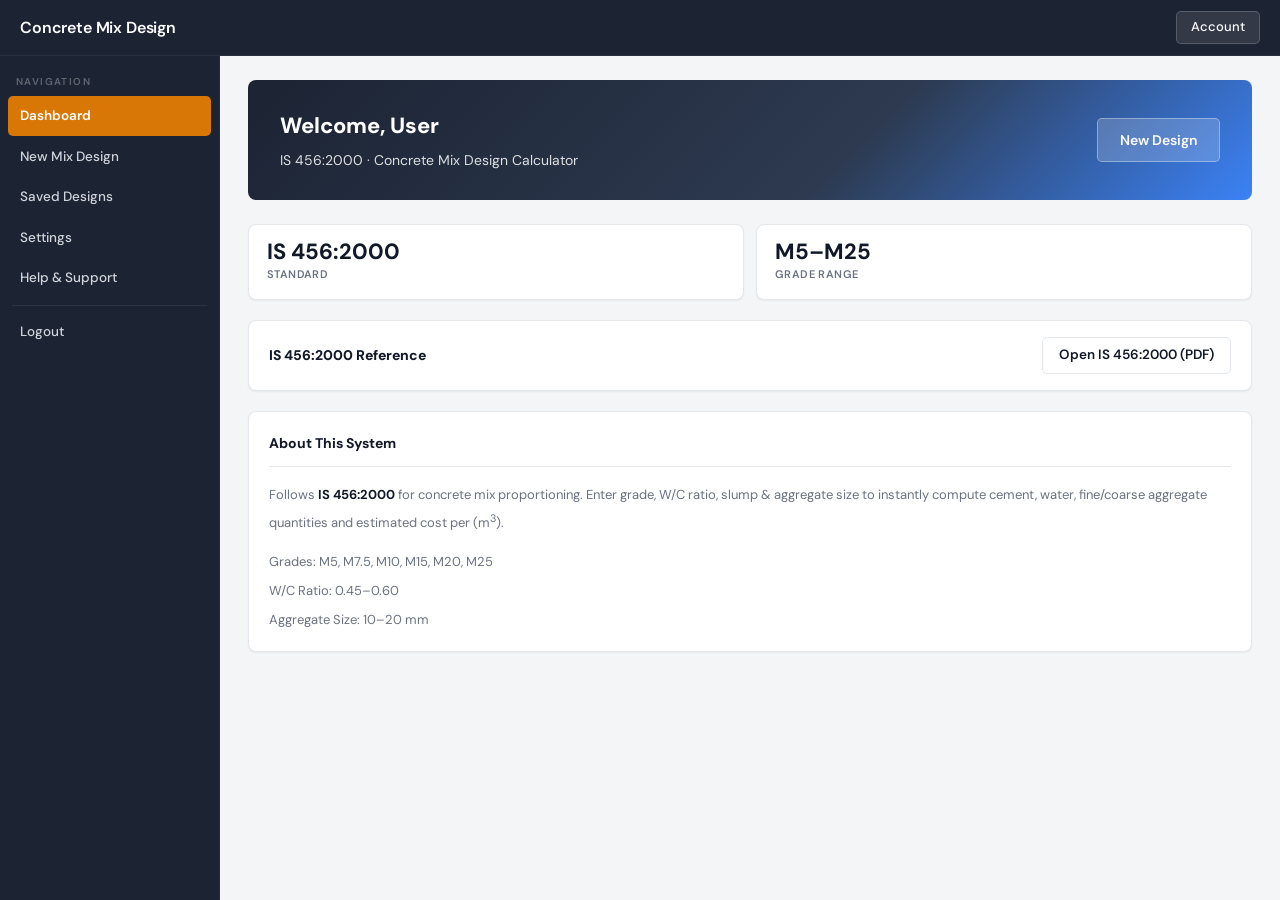
<file: index.html>
﻿<!DOCTYPE html>
<html lang="en">
<head>
  <meta charset="UTF-8">
  <meta name="viewport" content="width=device-width, initial-scale=1">
  <title>Dashboard — Concrete Mix Design</title>
  <link rel="stylesheet" href="style.css">
  <style>
    .welcome-banner {
      background: linear-gradient(135deg, var(--primary) 0%, var(--primary-light) 60%, #3b82f6 100%);
      border-radius: var(--radius);
      padding: 28px 32px;
      color: #fff;
      display: flex;
      align-items: center;
      justify-content: space-between;
      gap: 20px;
      margin-bottom: 24px;
      position: relative;
      overflow: hidden;
    }
    .welcome-banner::after {
      content: '';
      position: absolute;
      right: 28px;
      top: 50%;
      transform: translateY(-50%);
      font-size: 72px;
      opacity: .12;
      pointer-events: none;
    }
    .welcome-banner h2 { font-size: 22px; font-weight: 800; margin-bottom: 6px; }
    .welcome-banner p  { font-size: 14px; opacity: .85; margin: 0; }
    .welcome-banner .btn-white {
      background: rgba(255,255,255,.18);
      border: 1px solid rgba(255,255,255,.35);
      color: #fff;
      padding: 10px 22px;
      border-radius: var(--radius-sm);
      font-weight: 600;
      font-size: 14px;
      cursor: pointer;
      white-space: nowrap;
      text-decoration: none;
      display: inline-flex;
      align-items: center;
      gap: 6px;
      transition: background .2s;
    }
    .welcome-banner .btn-white:hover { background: rgba(255,255,255,.28); }

    .quick-grid {
      display: grid;
      grid-template-columns: repeat(auto-fit, minmax(220px, 1fr));
      gap: 14px;
      margin-bottom: 24px;
    }
    .quick-card {
      background: var(--surface);
      border: 1px solid var(--border);
      border-radius: var(--radius);
      padding: 18px 20px;
      display: flex;
      align-items: center;
      gap: 14px;
      text-decoration: none;
      color: var(--text);
      transition: box-shadow .2s, transform .15s;
      box-shadow: var(--shadow-sm);
    }
    .quick-card:hover { box-shadow: var(--shadow-md); transform: translateY(-2px); }
    .quick-card .qc-icon {
      width: 44px; height: 44px;
      border-radius: var(--radius-sm);
      display: flex; align-items: center; justify-content: center;
      font-size: 20px; flex-shrink: 0;
    }
    .quick-card .qc-text strong { display: block; font-size: 14px; font-weight: 700; margin-bottom: 2px; }
    .quick-card .qc-text span   { font-size: 12px; color: var(--text-muted); }

    .two-col { display: grid; grid-template-columns: 1fr 1fr; gap: 20px; }
    .design-row {
      display: flex; align-items: center; gap: 12px;
      padding: 10px 0; border-bottom: 1px solid var(--border);
    }
    .design-row:last-child { border-bottom: none; }
    .design-row .dr-dot { width: 8px; height: 8px; background: var(--accent); border-radius: 50%; flex-shrink: 0; }
    .design-row .dr-name { flex: 1; font-size: 13px; font-weight: 600; }
    .design-row .dr-meta { font-size: 11px; color: var(--text-muted); }
    @media(max-width:768px) { .two-col { grid-template-columns: 1fr; } .welcome-banner::after { display:none; } }
  </style>
</head>
<body>

<header class="topbar">
  <div class="topbar-brand">
    
    <h2>Concrete Mix Design</h2>
  </div>
  <div class="top-actions">
    <button class="nav-toggle" id="navToggle" aria-label="Toggle navigation" aria-expanded="false">
      <span class="nav-toggle-icon" aria-hidden="true"></span>
    </button>
    <button class="account-btn" onclick="location.href='account.html'">Account</button>
  </div>
</header>

<div class="container">
  <nav id="sidebar" class="sidebar">
    <div class="sidebar-label">Navigation</div>
    <ul>
      <li><a href="index.html" class="active">Dashboard</a></li>
      <li><a href="mix.html">New Mix Design</a></li>
      <li><a href="saved.html">Saved Designs</a></li>
      <li><a href="settings.html">Settings</a></li>
      <li><a href="help.html">Help &amp; Support</a></li>
    </ul>
    <div class="sidebar-divider"></div>
    <ul><li><a href="logout.html">Logout</a></li></ul>
  </nav>

  <main>

    <!-- Welcome Banner -->
    <div class="welcome-banner">
      <div>
        <h2>Welcome, <span id="userGreeting">User</span></h2>
        <p id="welcomeSub">IS 456:2000 · Concrete Mix Design Calculator</p>
      </div>
      <a href="mix.html" class="btn-white">New Design</a>
    </div>

    <!-- Stats -->
    <div class="stats-grid" style="margin-bottom:20px">
      <div class="stat-card">
        
        <div><div class="stat-value">IS 456:2000</div><div class="stat-label">Standard</div></div>
      </div>
      <div class="stat-card">
        
        <div><div class="stat-value">M5–M25</div><div class="stat-label">Grade Range</div></div>
      </div>
    </div>

    <div class="card" style="padding:16px 20px;margin-bottom:20px">
      <div style="display:flex;align-items:center;justify-content:space-between;gap:12px;flex-wrap:wrap">
        <div style="font-weight:800;color:var(--text)">IS 456:2000 Reference</div>
        <div class="btn-group">
          <a class="secondary-btn" style="text-decoration:none" target="_blank" rel="noopener noreferrer"
            href="https://law.resource.org/pub/in/bis/S03/is.456.2000.pdf">Open IS 456:2000 (PDF)</a>
        </div>
      </div>
    </div>

      <div class="card">
        <div class="card-header">
          
          <h3>About This System</h3>
        </div>
        <p style="font-size:13px;color:var(--text-muted);line-height:1.9;margin-bottom:16px">
          Follows <strong style="color:var(--text)">IS 456:2000</strong> for concrete mix proportioning.
          Enter grade, W/C ratio, slump &amp; aggregate size to instantly compute cement, water,
          fine/coarse aggregate quantities and estimated cost per (m<sup>3</sup>).
        </p>
        <div style="display:flex;flex-direction:column;gap:8px;font-size:13px;color:var(--text-muted)">
          <div>Grades: M5, M7.5, M10, M15, M20, M25</div>
          <div>W/C Ratio: 0.45–0.60</div>
          <div>Aggregate Size: 10–20 mm</div> 
        </div>
      </div>
    </div>

  </main>
</div>

<script src="app.js"></script>
<script>
(function(){
  const name = localStorage.getItem('concrete_user_name') || 'User';
  const role = localStorage.getItem('concrete_user_role') || '—';
  document.getElementById('userGreeting').textContent = name;
  document.getElementById('statRole').textContent     = role;

  function loadDashboard(designs) {
    document.getElementById('statSaved').textContent = designs.length;
    const list = document.getElementById('recentList');
    if (!designs.length) return;
    list.innerHTML = '';
    designs.slice(0, 4).forEach(d => {
      const date = (d.created_at || d.date)
        ? new Date(d.created_at || d.date).toLocaleDateString('en-IN',{day:'2-digit',month:'short'})
        : '—';
      list.innerHTML += `<div class="design-row">
        <div class="dr-dot"></div>
        <div class="dr-name">${escHtml(d.name || 'Mix Design')}</div>
        <div class="dr-meta">${escHtml(d.grade||'M20')} · ${date}</div>
      </div>`;
    });
  }

  function escHtml(s){ return String(s).replace(/&/g,'&amp;').replace(/</g,'&lt;').replace(/>/g,'&gt;'); }

  fetch('save_design.php')
    .then(r => r.json())
    .then(data => {
      if (data.success) loadDashboard(data.data || []);
      else loadDashboard([]);
    })
    .catch(() => loadDashboard([]));
})();
</script>
</body>
</html>
</file>
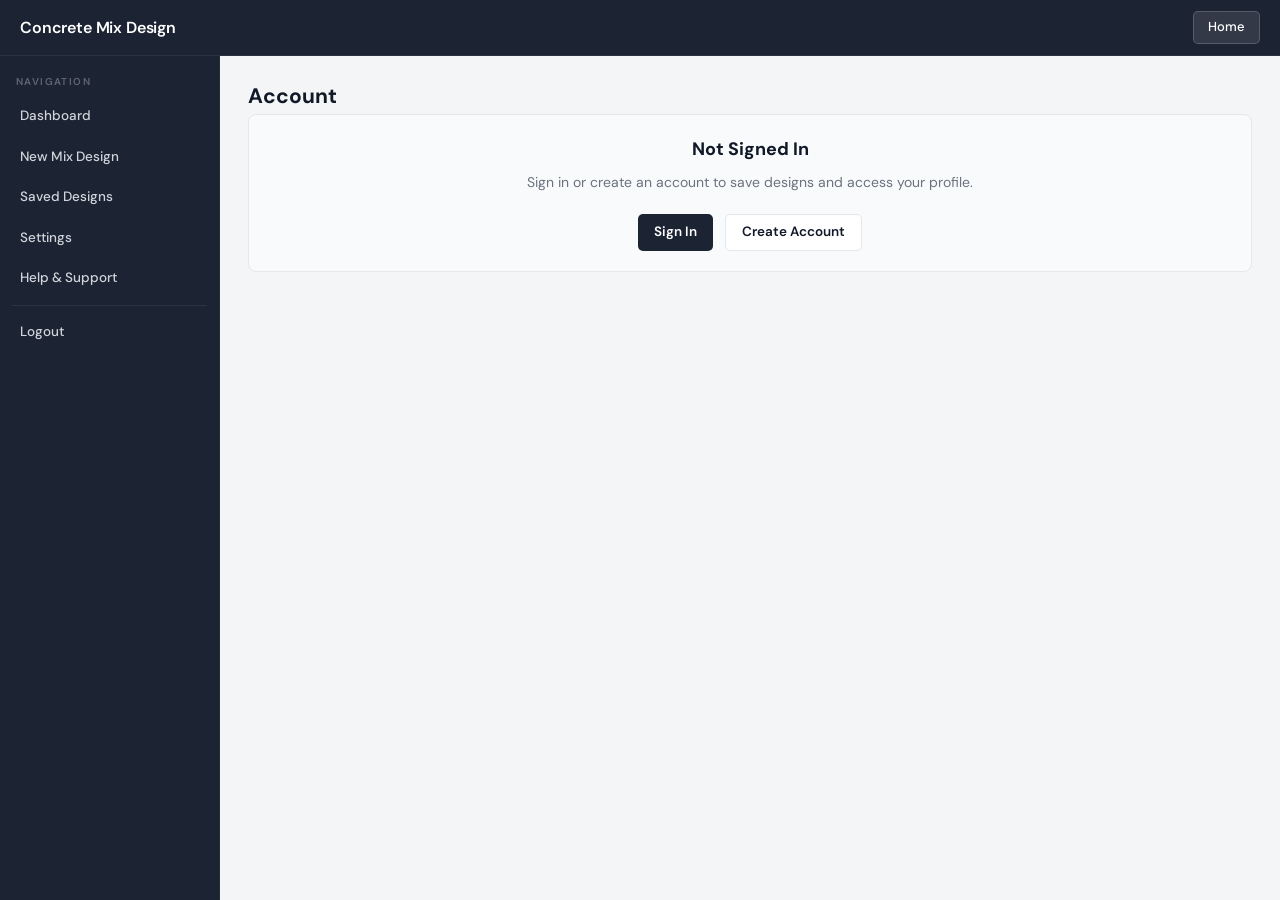
<file: account.html>
﻿<!DOCTYPE html>
<html lang="en">
<head>
  <meta charset="UTF-8">
  <meta name="viewport" content="width=device-width, initial-scale=1">
  <title>Account — Concrete Mix Design</title>
  <link rel="stylesheet" href="style.css">
  <style>
    .acct-hero {
      background: linear-gradient(135deg, var(--primary) 0%, var(--primary-light) 100%);
      border-radius: var(--radius);
      padding: 28px 32px;
      color: #fff;
      display: flex;
      align-items: center;
      gap: 22px;
      margin-bottom: 24px;
    }
    .acct-avatar {
      width: 72px; height: 72px;
      border-radius: 50%;
      background: rgba(255,255,255,.25);
      border: 3px solid rgba(255,255,255,.4);
      display: flex; align-items: center; justify-content: center;
      font-size: 32px; flex-shrink: 0;
    }
    .acct-hero h2 { font-size: 22px; font-weight: 800; margin-bottom: 4px; }
    .acct-hero p  { font-size: 13px; opacity: .8; margin: 0 0 8px; }
    .role-pill {
      display: inline-block; background: var(--accent);
      color: #1e3a5f; font-size: 11px; font-weight: 700;
      padding: 3px 12px; border-radius: 20px;
    }
    .acct-tabs {
      display: flex; gap: 4px;
      border-bottom: 2px solid var(--border);
      margin-bottom: 24px;
    }
    .tab-btn {
      padding: 10px 18px; border: none; background: none;
      font-size: 14px; font-weight: 600; cursor: pointer;
      color: var(--text-muted); border-bottom: 2px solid transparent;
      margin-bottom: -2px; transition: all .2s; font-family: inherit;
    }
    .tab-btn.active { color: var(--primary); border-bottom-color: var(--primary); }
    .tab-pane { display: none; }
    .tab-pane.active { display: block; }
    .info-row {
      display: flex; align-items: center; gap: 12px;
      padding: 13px 0; border-bottom: 1px solid var(--border);
      font-size: 14px;
    }
    .info-row:last-child { border-bottom: none; }
    .info-row .ir-label { width: 140px; color: var(--text-muted); font-weight: 500; flex-shrink: 0; }
    .info-row .ir-val   { font-weight: 600; }
    .change-pw-row { display: none; }
    .change-pw-row.show { display: block; }
    .login-status-card {
      border-radius: var(--radius);
      padding: 20px 24px;
      text-align: center;
      border: 1px solid var(--border);
      background: var(--surface-2);
      margin-bottom: 16px;
    }

    /* Mobile tweaks */
    @media (max-width: 768px) {
      .acct-hero {
        flex-direction: column;
        align-items: flex-start;
        gap: 14px;
        padding: 22px 20px;
      }
      .acct-hero h2 { font-size: 18px; }
      .acct-hero p  { margin-bottom: 4px; }
      .acct-hero, .acct-tabs { width: 100%; }
      .acct-tabs {
        overflow-x: auto;
        -webkit-overflow-scrolling: touch;
      }
      .tab-btn { padding: 10px 12px; white-space: nowrap; }
      .info-row {
        flex-direction: column;
        align-items: flex-start;
        gap: 6px;
      }
      .info-row .ir-label { width: auto; font-size: 12px; }
    }

    @media (max-width: 480px) {
      .acct-hero { text-align: left; }
      .acct-avatar { width: 60px; height: 60px; font-size: 26px; }
      .tab-btn { font-size: 13px; }
    }
  </style>
</head>
<body>
<header class="topbar">
  <div class="topbar-brand"><h2>Concrete Mix Design</h2></div>
  <div class="top-actions">
    <button class="nav-toggle" id="navToggle" aria-label="Toggle navigation" aria-expanded="false">
      <span class="nav-toggle-icon" aria-hidden="true"></span>
    </button>
    <button class="account-btn" onclick="location.href='index.html'">Home</button>
  </div>
</header>
<div class="container">
  <nav id="sidebar" class="sidebar">
    <div class="sidebar-label">Navigation</div>
    <ul>
      <li><a href="index.html">Dashboard</a></li>
      <li><a href="mix.html">New Mix Design</a></li>
      <li><a href="saved.html">Saved Designs</a></li>
      <li><a href="settings.html">Settings</a></li>
      <li><a href="help.html">Help &amp; Support</a></li>
    </ul>
    <div class="sidebar-divider"></div>
    <ul><li><a href="logout.html">Logout</a></li></ul>
  </nav>

  <main>

    <!-- Loading -->
    <div id="loadingBlock" style="text-align:center;padding:48px 0;color:var(--text-muted)">
      
      <p>Loading account…</p>
    </div>

    <!-- Not Logged In -->
    <div id="guestBlock" style="display:none">
      <h2>Account</h2>
      <div class="login-status-card">
        
        <h3 style="font-size:18px;margin-bottom:8px">Not Signed In</h3>
        <p style="font-size:14px;color:var(--text-muted);margin-bottom:20px">
          Sign in or create an account to save designs and access your profile.
        </p>
        <div style="display:flex;gap:12px;justify-content:center;flex-wrap:wrap">
          <a href="login.html" class="primary-btn" style="text-decoration:none">Sign In</a>
          <a href="register.html" class="secondary-btn" style="text-decoration:none">Create Account</a>
        </div>
      </div>
    </div>

    <!-- Logged In -->
    <div id="acctBlock" style="display:none">

      <!-- Hero -->
      <div class="acct-hero">
        <div class="acct-avatar" id="avatarEl"></div>
        <div>
          <h2 id="heroName">—</h2>
          <p id="heroEmail">—</p>
          <span class="role-pill" id="heroPill">—</span>
        </div>
      </div>

      <!-- Tabs -->
      <div class="acct-tabs">
        <button class="tab-btn active" onclick="switchTab('profile',this)">Profile</button>
        <button class="tab-btn"        onclick="switchTab('designs',this)">My Designs</button>
        <button class="tab-btn"        onclick="switchTab('security',this)">Security</button>
      </div>

      <!-- ── Profile Tab ── -->
      <div id="tab-profile" class="tab-pane active">
        <div class="card" style="max-width:540px">
          <div class="card-header"><h3>Profile Information</h3></div>
          <div id="msgProfile"></div>
          <div class="info-row"><span class="ir-label">Full Name</span><span class="ir-val" id="pName">—</span></div>
          <div class="info-row"><span class="ir-label">Email</span><span class="ir-val" id="pEmail">—</span></div>
          <div class="info-row"><span class="ir-label">Role</span><span class="ir-val" id="pRole">—</span></div>

          <hr class="divider" style="margin:20px 0">
          <h4 style="font-size:14px;margin-bottom:14px">Edit Profile</h4>
          <div class="form-grid" style="margin-bottom:16px">
            <div class="form-row"><label>Full Name</label><input id="editName" type="text" placeholder="Your name"></div>
            <div class="form-row"><label>Email</label><input id="editEmail" type="email" placeholder="you@example.com"></div>
          </div>
          <div class="form-grid" style="margin-bottom:16px">
            <div class="form-row"><label>Role</label>
              <select id="editRole">
                <option>Engineer</option><option>Student</option>
                <option>Technician</option><option>Other</option>
              </select>
            </div>
          </div>
          <button class="primary-btn btn-full" onclick="saveProfile()">Save Changes</button>
        </div>
      </div>

      <!-- ── Designs Tab ── -->
      <div id="tab-designs" class="tab-pane">
        <div class="page-header" style="margin-bottom:16px">
          <h3 style="font-size:16px;font-weight:700">My Saved Designs</h3>
          <a href="mix.html" class="primary-btn" style="text-decoration:none;padding:8px 16px;font-size:13px">New Design</a>
        </div>
        <div id="designsList"></div>
      </div>

      <!-- ── Security Tab ── -->
      <div id="tab-security" class="tab-pane">
        <div class="card" style="max-width:440px">
          <div class="card-header"><h3>Change Password</h3></div>
          <div id="msgSecurity"></div>
          <div class="form-row"><label>New Password</label><input id="newPw" type="password" placeholder="Min 6 characters"></div>
          <div class="form-row"><label>Confirm New Password</label><input id="confPw" type="password" placeholder="Repeat new password"></div>
          <button class="primary-btn btn-full" onclick="changePassword()">Update Password</button>
          <hr class="divider">
          <button class="btn-danger btn-full" onclick="location.href='logout.html'">Sign Out of Account</button>
        </div>
      </div>

    </div><!-- /acctBlock -->
  </main>
</div>

<script src="app.js"></script>
<script>
let userData = null;

function switchTab(tab, btn) {
  document.querySelectorAll('.tab-btn').forEach(b => b.classList.remove('active'));
  document.querySelectorAll('.tab-pane').forEach(p => p.classList.remove('active'));
  btn.classList.add('active');
  document.getElementById('tab-' + tab).classList.add('active');
  if (tab === 'designs') loadDesigns();
}

function escHtml(s){ return String(s||'').replace(/&/g,'&amp;').replace(/</g,'&lt;').replace(/>/g,'&gt;'); }

function renderUser(u) {
  userData = u;
  document.getElementById('heroName').textContent  = u.full_name || '—';
  document.getElementById('heroEmail').textContent = u.email     || '—';
  document.getElementById('heroPill').textContent  = u.role      || '—';
  document.getElementById('pName').textContent     = u.full_name || '—';
  document.getElementById('pEmail').textContent    = u.email     || '—';
  document.getElementById('pRole').textContent     = u.role      || '—';
  // Pre-fill edit fields
  document.getElementById('editName').value  = u.full_name      || '';
  document.getElementById('editEmail').value = u.email          || '';
  document.getElementById('editRole').value  = u.role           || 'Engineer';
  // Avatar letter
  document.getElementById('avatarEl').textContent = (u.full_name||'U')[0].toUpperCase();
}

function loadDesigns() {
  const container = document.getElementById('designsList');
  container.innerHTML = '<p style="color:var(--text-muted);font-size:13px">Loading…</p>';

  fetch('save_design.php')
    .then(async (r) => {
      const data = await r.json().catch(() => ({ success:false, message:'Invalid response' }));
      return { status: r.status, data };
    })
    .then(res => {
      if (res.status === 401) {
        container.innerHTML = '<p style="color:var(--error)">Please sign in to view your designs.</p>';
        return;
      }
      const designs = res.data.success ? (res.data.data || []) : [];
      if (!designs.length) {
        container.innerHTML = `<div class="empty-state"><p>No designs saved yet</p>
          <a href="mix.html" class="primary-btn" style="text-decoration:none;display:inline-flex;margin-top:12px">Create First Design</a></div>`;
        return;
      }
      container.innerHTML = `<ul class="designs-list">${designs.map(d => `
        <li class="design-item">
          <div class="design-info">
            <h4>${escHtml(d.name||'Mix Design')}</h4>
            <p>Grade: ${escHtml(d.grade||'—')} &nbsp;·&nbsp; W/C: ${d.wc_ratio||d.wcRatio||'—'} &nbsp;·&nbsp;
               ${(d.created_at||d.date) ? new Date(d.created_at||d.date).toLocaleDateString('en-IN') : '—'}</p>
          </div>
          <span class="design-badge">${escHtml(d.grade||'M20')}</span>
          <div class="design-actions">
            <button class="btn-danger" style="padding:6px 12px;font-size:12px" onclick="deleteDesign(${d.id||0},'${escHtml(d.name||'')}')"
              >Delete</button>
          </div>
        </li>`).join('')}</ul>`;
    })
    .catch(() => container.innerHTML = '<p style="color:var(--text-muted)">Could not load designs.</p>');
}

function deleteDesign(id, name) {
  if (!confirm(`Delete "${name}"?`)) return;
  fetch('save_design.php?id='+id, { method:'DELETE' })
    .then(r => r.json())
    .then(d => { if (d.success) loadDesigns(); else alert(d.message); })
    .catch(() => { alert('Error deleting design'); });
}

function saveProfile() {
  const body = {
    name:         document.getElementById('editName').value.trim(),
    email:        document.getElementById('editEmail').value.trim(),
    role:         document.getElementById('editRole').value,
  };
  const msg = document.getElementById('msgProfile');

  // Basic email validation client-side
  if (!body.email || !/^[^\s@]+@[^\s@]+\.[^\s@]+$/.test(body.email)) {
    msg.innerHTML = showErr('Please enter a valid email address.');
    return;
  }

  fetch('update_profile.php', {
    method:'POST', headers:{'Content-Type':'application/json'}, body: JSON.stringify(body)
  })
  .then(r => r.json())
  .then(data => {
    msg.innerHTML = `<div class="${data.success?'success':'error'}" style="${!data.success?'background:var(--error-bg);padding:12px;border-radius:6px;border-left:4px solid var(--error)':''}">${data.message}</div>`;
    if (data.success) {
      localStorage.setItem('concrete_user_name', body.name);
      localStorage.setItem('concrete_user_email', body.email);
      localStorage.setItem('concrete_user_role', body.role);
      location.reload();
    }
  })
  .catch(() => {
    // localStorage fallback
    if (body.name)  localStorage.setItem('concrete_user_name', body.name);
    if (body.email) localStorage.setItem('concrete_user_email', body.email);
    if (body.role)  localStorage.setItem('concrete_user_role', body.role);
    msg.innerHTML = '<div class="success">Profile updated (local).</div>';
  });
}

function changePassword() {
  const nw   = document.getElementById('newPw').value;
  const conf = document.getElementById('confPw').value;
  const msg  = document.getElementById('msgSecurity');
  if (!nw || !conf)                     { msg.innerHTML = showErr('All fields required'); return; }
  if (nw.length < 6)                    { msg.innerHTML = showErr('New password must be 6+ chars'); return; }
  if (nw !== conf)                      { msg.innerHTML = showErr('New passwords do not match'); return; }

  fetch('update_profile.php', {
    method:'POST', headers:{'Content-Type':'application/json'},
    body: JSON.stringify({ new_password: nw })
  })
  .then(r => r.json())
  .then(data => {
    msg.innerHTML = data.success
      ? '<div class="success">Password changed successfully!</div>'
      : showErr(data.message);
    if (data.success) { document.getElementById('newPw').value=''; document.getElementById('confPw').value=''; }
  })
  .catch(() => msg.innerHTML = showErr('Server unavailable'));
}

function showErr(m) {
  return `<div class="error" style="background:var(--error-bg);padding:12px;border-radius:6px;border-left:4px solid var(--error);margin-bottom:12px">${m}</div>`;
}

function localUserFromStorage() {
  if (!localStorage.getItem('concrete_logged_in')) return null;
  return {
    full_name: localStorage.getItem('concrete_user_name')  || 'User',
    email:     localStorage.getItem('concrete_user_email') || 'user@example.com',
    role:      localStorage.getItem('concrete_user_role')  || 'Engineer'
  };
}

// ── Boot ──────────────────────────────────────────────────────
(function(){
  const loading = document.getElementById('loadingBlock');
  const guest   = document.getElementById('guestBlock');
  const acct    = document.getElementById('acctBlock');

  // Try DB first
  fetch('get_user.php')
    .then(r => r.json())
    .then(data => {
      loading.style.display = 'none';
      if (data.success && data.data) {
        acct.style.display = 'block';
        renderUser(data.data);
      } else {
        const localUser = localUserFromStorage();
        if (localUser) {
          acct.style.display = 'block';
          renderUser(localUser);
        } else {
          guest.style.display = 'block';
        }
      }
    })
    .catch(() => {
      loading.style.display = 'none';
      const localUser = localUserFromStorage();
      if (localUser) {
        acct.style.display = 'block';
        renderUser(localUser);
      } else {
        guest.style.display = 'block';
      }
    });
})();
</script>
</body>
</html>
</file>
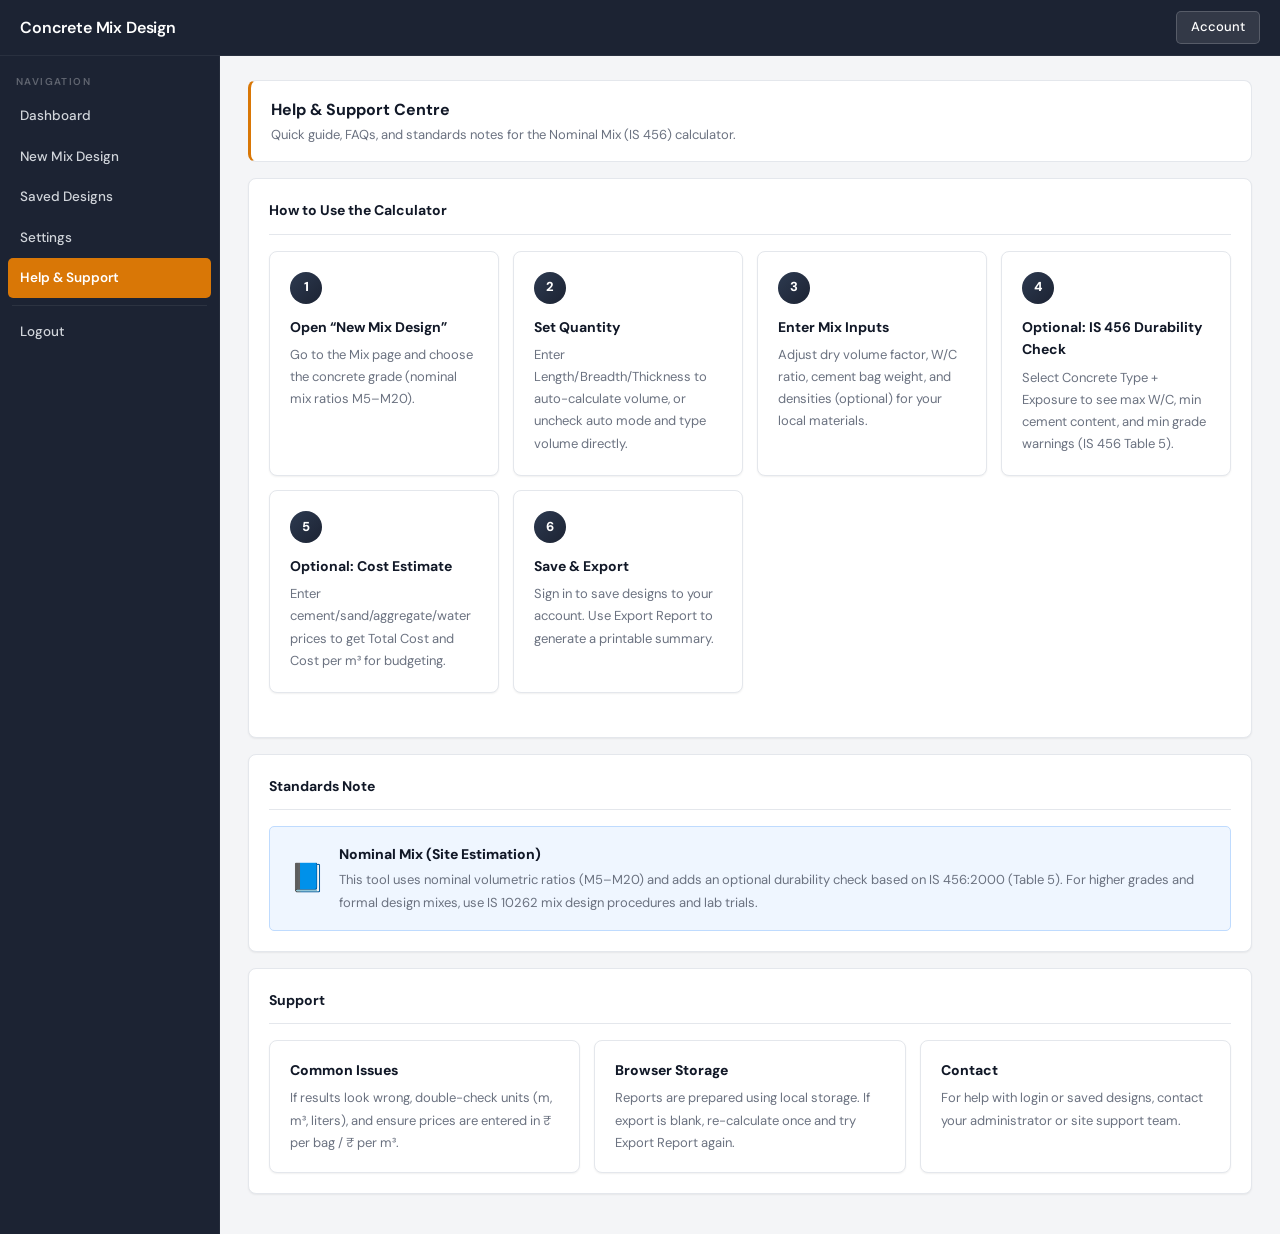
<file: help.html>
﻿<!DOCTYPE html>
<html lang="en">
<head>
  <meta charset="UTF-8">
  <meta name="viewport" content="width=device-width, initial-scale=1">
  <title>Help &amp; Support — Concrete Mix Design</title>
  <link rel="stylesheet" href="style.css">
  <style>
    /* ── Step Cards ── */
.steps-grid {
      display: grid;
      grid-template-columns: repeat(auto-fit, minmax(210px, 1fr));
      gap: 14px;
      margin-bottom: 24px;
    }
    .step-card {
      background: var(--surface);
      border: 1px solid var(--border);
      border-radius: var(--radius);
      padding: 20px;
      box-shadow: var(--shadow-sm);
      position: relative;
    }
    .step-num {
      width: 32px; height: 32px;
      background: linear-gradient(135deg, var(--primary-light), var(--primary));
      color: #fff;
      border-radius: 50%;
      display: flex; align-items: center; justify-content: center;
      font-size: 13px; font-weight: 800;
      margin-bottom: 12px;
    }
    .step-card h4 { font-size: 14px; font-weight: 700; margin-bottom: 6px; }
    .step-card p  { font-size: 13px; color: var(--text-muted); line-height: 1.7; margin: 0; }

    /* ── Reference Card ── */
    .ref-card {
      background: #eff6ff;
      border: 1px solid #bfdbfe;
      border-radius: var(--radius-sm);
      padding: 16px 20px;
      display: flex;
      align-items: center;
      gap: 14px;
      font-size: 14px;
      margin-bottom: 0;
    }
    .ref-card .ref-icon { font-size: 28px; flex-shrink: 0; }
    .ref-card a { color: var(--primary-light); font-weight: 600; }

    /* ── Contact Cards ── */
    .contact-grid{
      display:grid;
      grid-template-columns: repeat(3, minmax(200px, 1fr));
      gap: 14px;
    }
    .contact-card{
      background: var(--surface);
      border: 1px solid var(--border);
      border-radius: var(--radius);
      padding: 18px 20px;
      box-shadow: var(--shadow-sm);
    }
    .contact-card h4 { font-size: 14px; font-weight: 800; margin: 0 0 6px; }
    .contact-card p  { font-size: 13px; color: var(--text-muted); line-height: 1.7; margin: 0; }

    @media(max-width:768px){
      .contact-grid { grid-template-columns: 1fr; }
    }
  </style>
</head>
<body>
<header class="topbar">
  <div class="topbar-brand">
    
    <h2>Concrete Mix Design</h2>
  </div>
  <div class="top-actions">
    <button class="nav-toggle" id="navToggle" aria-label="Toggle navigation" aria-expanded="false">
      <span class="nav-toggle-icon" aria-hidden="true"></span>
    </button>
    <button class="account-btn" onclick="location.href='account.html'">Account</button>
  </div>
</header>

<div class="container">
  <nav id="sidebar" class="sidebar">
    <div class="sidebar-label">Navigation</div>
    <ul>
      <li><a href="index.html">Dashboard</a></li>
      <li><a href="mix.html">New Mix Design</a></li>
      <li><a href="saved.html">Saved Designs</a></li>
      <li><a href="settings.html">Settings</a></li>
      <li><a href="help.html" class="active">Help &amp; Support</a></li>
    </ul>
    <div class="sidebar-divider"></div>
    <ul><li><a href="logout.html">Logout</a></li></ul>
  </nav>

  <main>

    <!-- Hero -->
    <div class="help-hero">
      <div>
        <h2>Help &amp; Support Centre</h2>
        <p>Quick guide, FAQs, and standards notes for the Nominal Mix (IS 456) calculator.</p>
      </div>
    </div>

    <!-- How to Use Steps -->
    <div class="card" id="howto">
      <div class="card-header"><h3>How to Use the Calculator</h3></div>
      <div class="steps-grid">
        <div class="step-card">
          <div class="step-num">1</div>
          <h4>Open “New Mix Design”</h4>
          <p>Go to the Mix page and choose the concrete grade (nominal mix ratios M5–M20).</p>
        </div>
        <div class="step-card">
          <div class="step-num">2</div>
          <h4>Set Quantity</h4>
          <p>Enter Length/Breadth/Thickness to auto-calculate volume, or uncheck auto mode and type volume directly.</p>
        </div>
        <div class="step-card">
          <div class="step-num">3</div>
          <h4>Enter Mix Inputs</h4>
          <p>Adjust dry volume factor, W/C ratio, cement bag weight, and densities (optional) for your local materials.</p>
        </div>
        <div class="step-card">
          <div class="step-num">4</div>
          <h4>Optional: IS 456 Durability Check</h4>
          <p>Select Concrete Type + Exposure to see max W/C, min cement content, and min grade warnings (IS 456 Table 5).</p>
        </div>
        <div class="step-card">
          <div class="step-num">5</div>
          <h4>Optional: Cost Estimate</h4>
          <p>Enter cement/sand/aggregate/water prices to get Total Cost and Cost per m³ for budgeting.</p>
        </div>
        <div class="step-card">
          <div class="step-num">6</div>
          <h4>Save &amp; Export</h4>
          <p>Sign in to save designs to your account. Use Export Report to generate a printable summary.</p>
        </div>
      </div>
    </div>

    <!-- Standards Note -->
    <div class="card">
      <div class="card-header"><h3>Standards Note</h3></div>
      <div class="ref-card">
        <div class="ref-icon">📘</div>
        <div>
          <div style="font-weight:800;margin-bottom:4px">Nominal Mix (Site Estimation)</div>
          <div style="font-size:13px;color:var(--text-muted);line-height:1.7">
            This tool uses nominal volumetric ratios (M5–M20) and adds an optional durability check based on IS 456:2000 (Table 5).
            For higher grades and formal design mixes, use IS 10262 mix design procedures and lab trials.
          </div>
        </div>
      </div>
    </div>

    <!-- Support -->
    <div class="card" id="support">
      <div class="card-header"><h3>Support</h3></div>
      <div class="contact-grid">
        <div class="contact-card">
          <h4>Common Issues</h4>
          <p>If results look wrong, double-check units (m, m³, liters), and ensure prices are entered in ₹ per bag / ₹ per m³.</p>
        </div>
        <div class="contact-card">
          <h4>Browser Storage</h4>
          <p>Reports are prepared using local storage. If export is blank, re-calculate once and try Export Report again.</p>
        </div>
        <div class="contact-card">
          <h4>Contact</h4>
          <p>For help with login or saved designs, contact your administrator or site support team.</p>
        </div>
      </div>
    </div>

  </main>
</div>

<script src="app.js"></script>
<script>
function toggleFaq(btn) {
  const answer = btn.nextElementSibling;
  const isOpen = answer.classList.contains('open');
  // Close all
  document.querySelectorAll('.faq-a').forEach(a => a.classList.remove('open'));
  document.querySelectorAll('.faq-q').forEach(q => q.classList.remove('open'));
  // Open clicked (if it was closed)
  if (!isOpen) { answer.classList.add('open'); btn.classList.add('open'); }
}
</script>
</body>
</html>
</file>
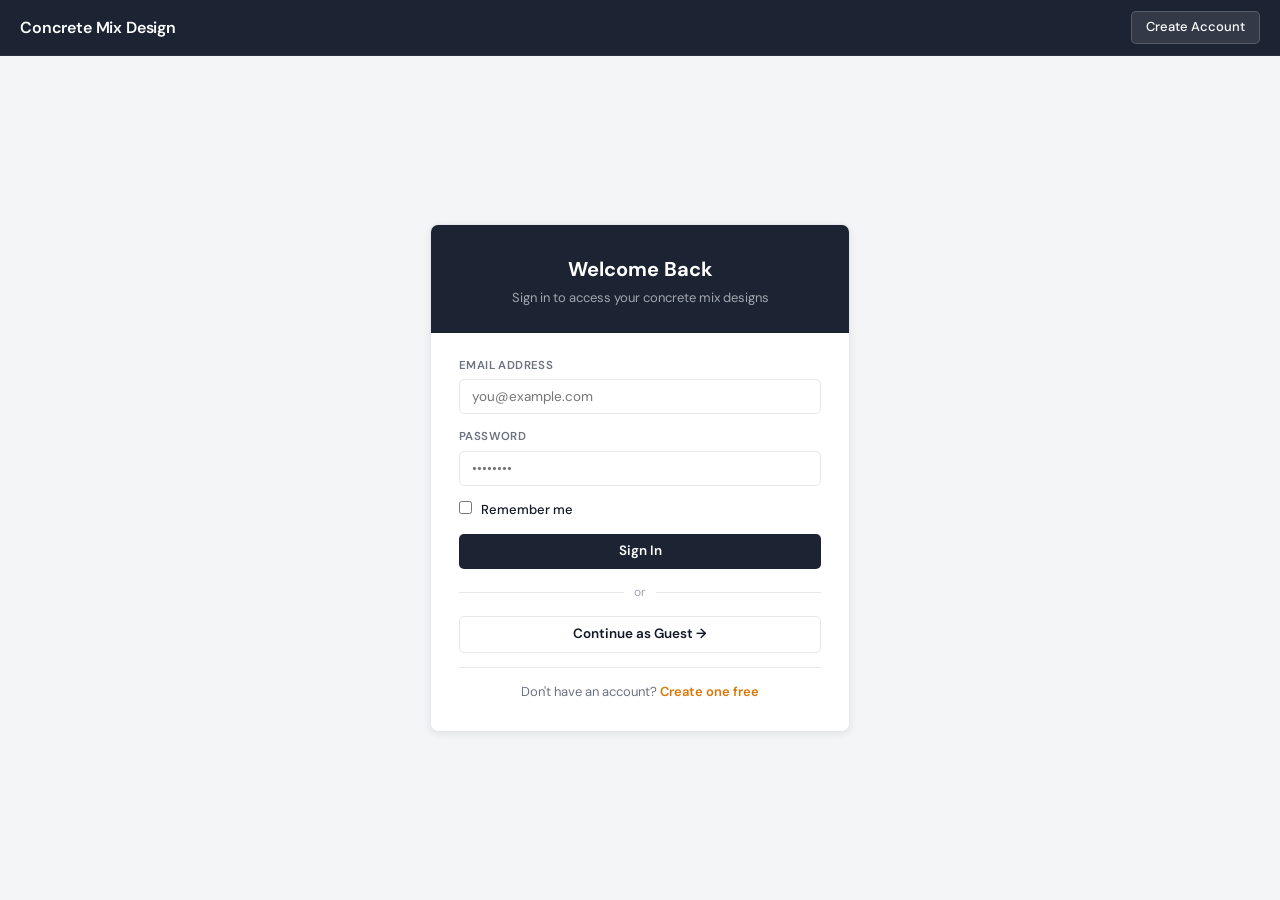
<file: login.html>
﻿<!DOCTYPE html>
<html lang="en">
<head>
  <meta charset="utf-8">
  <meta name="viewport" content="width=device-width, initial-scale=1">
  <title>Sign In — Concrete Mix Design</title>
  <link rel="stylesheet" href="style.css">
</head>
<body>

<header class="topbar">
  <div class="topbar-brand">
    <h2>Concrete Mix Design</h2>
  </div>
  <div class="top-actions">
    <button class="account-btn" onclick="location.href='register.html'">Create Account</button>
  </div>
</header>

<div class="auth-outer">
  <div class="auth-card">
    <div class="auth-header">
      <h2>Welcome Back</h2>
      <p>Sign in to access your concrete mix designs</p>
    </div>
    <div class="auth-body">
      <div id="authMsg"></div>

      <div class="form-row">
        <label>Email Address</label>
        <input id="loginEmail" type="email" placeholder="you@example.com" autocomplete="email">
        <span class="error" id="errEmail"></span>
      </div>

      <div class="form-row">
        <label>Password</label>
        <input id="loginPassword" type="password" placeholder="••••••••" autocomplete="current-password">
        <span class="error" id="errPass"></span>
      </div>

      <div class="form-row" style="display:flex;align-items:center">
        <label style="text-transform:none;letter-spacing:0;font-size:13px;font-weight:500;color:var(--text);margin:0;cursor:pointer">
          <input type="checkbox" id="remember"> Remember me
        </label>
      </div>

      <div class="form-row">
        <button class="primary-btn btn-full" id="loginBtn" onclick="doLogin()">Sign In</button>
      </div>

      <div class="auth-divider">or</div>

      <button class="secondary-btn btn-full" onclick="guestLogin()">Continue as Guest →</button>

      <div class="auth-footer">
        Don't have an account? <a href="register.html">Create one free</a>
      </div>
    </div>
  </div>
</div>

<script>
  // "Remember me" stores only the email (for convenience) and uses a secure server cookie to keep the user signed in.
  // Passwords are NOT stored in localStorage.

  const REMEMBER_KEYS = {
    flag: 'concrete_remember',
    email: 'concrete_remember_email'
  };

  function applyRememberPreference(email) {
    const rememberChecked = document.getElementById('remember').checked;
    if (rememberChecked) {
      localStorage.setItem(REMEMBER_KEYS.flag, '1');
      localStorage.setItem(REMEMBER_KEYS.email, email || '');
      return;
    }
    localStorage.removeItem(REMEMBER_KEYS.flag);
    localStorage.removeItem(REMEMBER_KEYS.email);
  }

  function loadRememberedEmail() {
    const remember = localStorage.getItem(REMEMBER_KEYS.flag) === '1';
    if (!remember) return;
    document.getElementById('remember').checked = true;
    document.getElementById('loginEmail').value = localStorage.getItem(REMEMBER_KEYS.email) || '';
  }

  function wireRememberLiveSync() {
    const remember = document.getElementById('remember');
    const emailEl = document.getElementById('loginEmail');

    remember.addEventListener('change', () => {
      applyRememberPreference(emailEl.value.trim());
    });

    emailEl.addEventListener('input', () => {
      if (remember.checked) applyRememberPreference(emailEl.value.trim());
    });
  }

    async function redirectIfAlreadyLoggedIn() {
    // 1) If server session / remember-cookie is active => redirect right away
    try {
      const r = await fetch('get_user.php', { credentials: 'same-origin' });
      const data = await r.json().catch(() => null);
      if (data && data.success) {
        location.href = 'index.html';
        return;
      }
    } catch (_) {}

    // 2) Fallback: local demo mode (when PHP server isn't reachable)
    const remember = localStorage.getItem(REMEMBER_KEYS.flag) === '1';
    const loggedIn = localStorage.getItem('concrete_logged_in') === '1';
    if (remember && loggedIn) {
      location.href = 'index.html';
    }
  }

  // Clear any stale session data before login
  function clearStaleData() {
    const keepKeys = new Set([
      REMEMBER_KEYS.flag,
      REMEMBER_KEYS.email,
      'concrete_theme'
    ]);
    const keysToRemove = [];
    for (let i = 0; i < localStorage.length; i++) {
      const key = localStorage.key(i);
      if (key && key.startsWith('concrete_') && !keepKeys.has(key)) {
        keysToRemove.push(key);
      }
    }
    keysToRemove.forEach(key => localStorage.removeItem(key));
  }

  function doLogin() {
    const email = document.getElementById('loginEmail').value.trim();
    const pass  = document.getElementById('loginPassword').value;
    const remember = document.getElementById('remember').checked;
    let ok = true;

    document.querySelectorAll('.error').forEach(e => e.textContent = '');

    if (!email || !/^[^\s@]+@[^\s@]+\.[^\s@]+$/.test(email)) {
      document.getElementById('errEmail').textContent = 'Enter a valid email address';
      ok = false;
    }
    if (!pass || pass.length < 6) {
      document.getElementById('errPass').textContent = 'Password must be at least 6 characters';
      ok = false;
    }
    if (!ok) return;

    // Clear any stale data first
    clearStaleData();

    const btn = document.getElementById('loginBtn');
    btn.textContent = 'Signing in…';
    btn.disabled = true;

    // Try server-side login via login.php
    fetch('login.php', {
      method: 'POST',
      headers: { 'Content-Type': 'application/json' },
      credentials: 'same-origin',
      body: JSON.stringify({ email, password: pass, remember })
    })
    .then(r => r.json())
    .then(data => {
      if (data.success) {
        localStorage.setItem('concrete_logged_in', '1');
        localStorage.setItem('concrete_user_name',  data.data.name);
        localStorage.setItem('concrete_user_email', data.data.email);
        localStorage.setItem('concrete_user_role',  data.data.role);
        applyRememberPreference(email);
        showMsg('success', 'Login successful! Redirecting…');
        setTimeout(() => location.href = 'index.html', 800);
      } else {
        btn.textContent = 'Sign In'; btn.disabled = false;
        showMsg('error', '' + (data.message || 'Login failed'));
      }
    })
    .catch(() => {
      // Fallback: demo login (no server available)
      localStorage.setItem('concrete_logged_in', '1');
      localStorage.setItem('concrete_user_name',  email.split('@')[0]);
      localStorage.setItem('concrete_user_email', email);
      localStorage.setItem('concrete_user_role',  'Engineer');
      applyRememberPreference(email);
      showMsg('success', 'Login successful! Redirecting…');
      setTimeout(() => location.href = 'index.html', 800);
    });
  }

  function guestLogin() {
    // Clear any stale data first before logging in as guest
    clearStaleData();
    
    localStorage.setItem('concrete_logged_in', '1');
    localStorage.setItem('concrete_user_name',  'Guest User');
    localStorage.setItem('concrete_user_email', 'guest@demo.com');
    localStorage.setItem('concrete_user_role',  'Guest');
    location.href = 'index.html';
  }

  function showMsg(type, msg) {
    const el = document.getElementById('authMsg');
    el.innerHTML = `<div class="${type === 'success' ? 'success' : 'error'}" style="${type==='error'?'background:var(--error-bg);padding:12px 16px;border-radius:6px;border-left:4px solid var(--error)':''}">${msg}</div>`;
  }

  document.addEventListener('keydown', e => { if (e.key === 'Enter') doLogin(); });
  document.addEventListener('DOMContentLoaded', () => {
    loadRememberedEmail();
    wireRememberLiveSync();
    redirectIfAlreadyLoggedIn();
  });
</script>
</body>
</html>
</file>
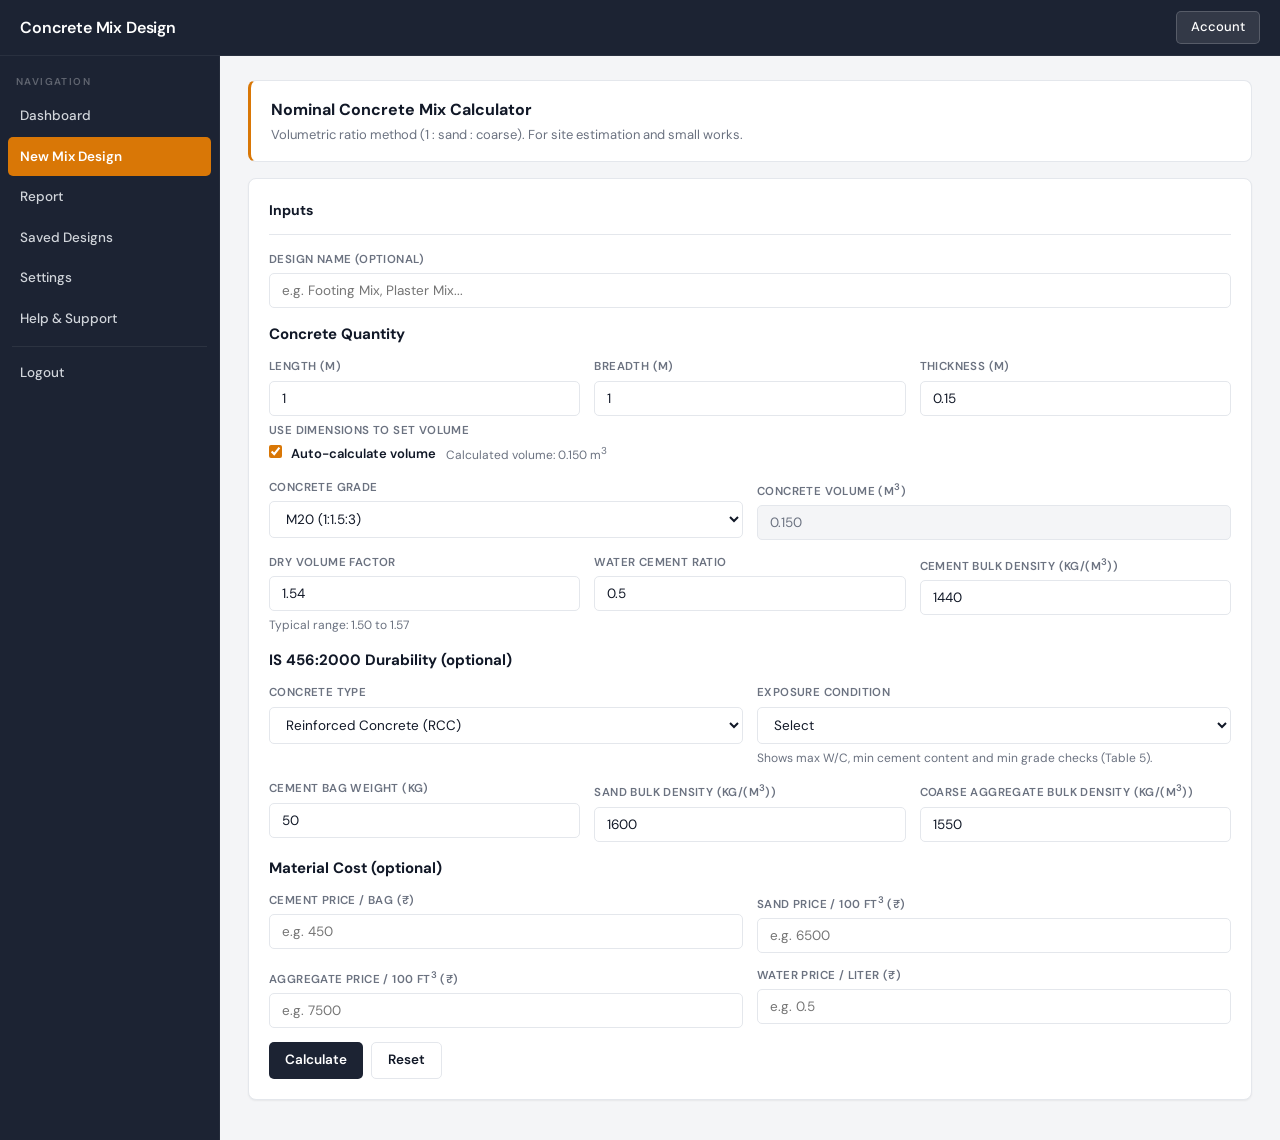
<file: mix.html>
<!DOCTYPE html>
<html lang="en">

<head>
  <meta charset="UTF-8">
  <meta name="viewport" content="width=device-width, initial-scale=1">
  <title>Nominal Mix Calculator - Concrete App</title>
  <link rel="stylesheet" href="style.css?v=2">
  <style>
    .hint {
      font-size: 12px;
      color: var(--text-muted);
      margin-top: 6px;
      line-height: 1.4;
    }
    @media(max-width:768px){
      .materials-grid-3{grid-template-columns:1fr !important}
    }
  </style>
</head>

<body>

  <header class="topbar">
    <div class="topbar-brand">
      <h2>Concrete Mix Design</h2>
    </div>
    <div class="top-actions">
      <button class="nav-toggle" id="navToggle" aria-label="Toggle navigation" aria-expanded="false">
        <span class="nav-toggle-icon" aria-hidden="true"></span>
      </button>
      <button class="account-btn" onclick="location.href='account.html'">Account</button>
    </div>
  </header>

  <div class="container">
    <nav id="sidebar" class="sidebar">
      <div class="sidebar-label">Navigation</div>
      <ul>
        <li><a href="index.html">Dashboard</a></li>
        <li><a href="mix.html" class="active">New Mix Design</a></li>
        <li><a href="report.html">Report</a></li>
        <li><a href="saved.html">Saved Designs</a></li>
        <li><a href="settings.html">Settings</a></li>
        <li><a href="help.html">Help &amp; Support</a></li>
      </ul>
      <div class="sidebar-divider"></div>
      <ul>
        <li><a href="logout.html">Logout</a></li>
      </ul>
    </nav>

    <main>

      <div class="help-hero">
        <div>
          <h2>Nominal Concrete Mix Calculator</h2>
          <p>Volumetric ratio method (1 : sand : coarse). For site estimation and small works.</p>
        </div>
      </div>

      <div class="card">
        <div class="card-header">
          <h3>Inputs</h3>
        </div>

        <div class="form-row">
          <label>Design Name (optional)</label>
          <input id="designName" type="text" placeholder="e.g. Footing Mix, Plaster Mix...">
        </div>

        <h3 style="font-size:15px;margin-bottom:12px">Concrete Quantity</h3>
        <div class="form-grid-3">
          <div class="form-row">
            <label>Length (m)</label>
            <input type="number" id="length" value="1" min="0" step="0.01">
          </div>
          <div class="form-row">
            <label>Breadth (m)</label>
            <input type="number" id="breadth" value="1" min="0" step="0.01">
          </div>
          <div class="form-row">
            <label>Thickness (m)</label>
            <input type="number" id="thickness" value="0.15" min="0" step="0.01">
          </div>
        </div>
        <div class="form-row" style="margin-top:-8px">
          <label>Use Dimensions To Set Volume</label>
          <div style="display:flex;align-items:center;gap:10px;flex-wrap:wrap">
            <label style="margin:0;text-transform:none;letter-spacing:0;color:var(--text);font-size:13px;font-weight:600">
              <input type="checkbox" id="useDimensions" checked>
              Auto-calculate volume
            </label>
            <div class="hint" style="margin-top:0">Calculated volume: <span id="calcVolume">—</span> m<sup>3</sup></div>
          </div>
        </div>

        <div class="form-grid">
          <div class="form-row">
            <label>Concrete Grade</label>
            <select id="grade">
              <option value="M5">M5 (1:5:10)</option>
              <option value="M7.5">M7.5 (1:4:8)</option>
              <option value="M10">M10 (1:3:6)</option>
              <option value="M15">M15 (1:2:4)</option>
              <option value="M20" selected>M20 (1:1.5:3)</option>
              <option value="M25">M25 (1:1:2)</option>
            </select>
          </div>
          <div class="form-row">
            <label>Concrete Volume (m<sup>3</sup>)</label>
            <input type="number" id="volume" value="1" min="0.001" step="0.01">
          </div>
        </div>

        <div class="form-grid-3">
          <div class="form-row">
            <label>Dry Volume Factor</label>
            <input type="number" id="dryFactor" value="1.54" min="1.1" max="1.7" step="0.01">
            <div class="hint">Typical range: 1.50 to 1.57</div>
          </div>
          <div class="form-row">
            <label>Water Cement Ratio</label>
            <input type="number" id="wc" value="0.5" min="0.25" max="0.70" step="0.01">
          </div>
          <div class="form-row">
            <label>Cement Bulk Density (kg/(m<sup>3</sup>))</label>
            <input type="number" id="cementDensity" value="1440" min="1000" max="1700" step="10">
          </div>
        </div>

        <h3 style="font-size:15px;margin-bottom:12px">IS 456:2000 Durability (optional)</h3>
        <div class="form-grid">
          <div class="form-row">
            <label>Concrete Type</label>
            <select id="concreteType">
              <option value="">Select</option>
              <option value="reinforced" selected>Reinforced Concrete (RCC)</option>
              <option value="plain">Plain Concrete (PCC)</option>
            </select>
          </div>
          <div class="form-row">
            <label>Exposure Condition</label>
            <select id="exposure">
              <option value="">Select</option>
              <option value="mild">Mild</option>
              <option value="moderate">Moderate</option>
              <option value="severe">Severe</option>
              <option value="very_severe">Very Severe</option>
              <option value="extreme">Extreme</option>
            </select>
            <div class="hint">Shows max W/C, min cement content and min grade checks (Table 5).</div>
          </div>
        </div>

        <div class="form-grid-3">
          <div class="form-row">
            <label>Cement Bag Weight (kg)</label>
            <input type="number" id="bagWeight" value="50" min="1" step="1">
          </div>
          <div class="form-row">
            <label>Sand Bulk Density (kg/(m<sup>3</sup>))</label>
            <input type="number" id="sandDensity" value="1600" min="1000" max="2200" step="10">
          </div>
          <div class="form-row">
            <label>Coarse Aggregate Bulk Density (kg/(m<sup>3</sup>))</label>
            <input type="number" id="aggDensity" value="1550" min="1000" max="2200" step="10">
          </div>
        </div>

        <h3 style="font-size:15px;margin-bottom:12px">Material Cost (optional)</h3>
        <div class="form-grid">
          <div class="form-row">
            <label>Cement Price / Bag (₹)</label>
            <input type="number" id="cementPrice" min="0" step="0.01" placeholder="e.g. 450">
          </div>
          <div class="form-row">
            <label>Sand Price / 100 ft<sup>3</sup> (₹)</label>
            <input type="number" id="sandPrice" min="0" step="0.01" placeholder="e.g. 6500">
          </div>
        </div>
        <div class="form-grid">
          <div class="form-row">
            <label>Aggregate Price / 100 ft<sup>3</sup> (₹)</label>
            <input type="number" id="aggPrice" min="0" step="0.01" placeholder="e.g. 7500">
          </div>
          <div class="form-row">
            <label>Water Price / Liter (₹)</label>
            <input type="number" id="waterPrice" min="0" step="0.01" placeholder="e.g. 0.5">
          </div>
        </div>

        <div id="calcError" class="error" style="display:none;margin-bottom:12px"></div>

        <div class="btn-group">
          <button class="primary-btn" id="calcBtn" onclick="runCalc()">Calculate</button>
          <button class="secondary-btn" onclick="resetForm()">Reset</button>
        </div>
      </div>

      <div id="resultsCard" class="card" style="display:none">
        <div class="card-header">
          <h3>Output</h3>
        </div>

        <div class="result-box" style="margin-bottom:20px">
          <div class="result-row"><span class="rlabel">Dry Volume</span><span class="rvalue big"
              id="out-dryvol"></span></div>
          <div class="result-row"><span class="rlabel">Final Mix Proportion</span><span class="rvalue"
              id="out-mix"></span></div>
          <div class="result-row"><span class="rlabel">Water Quantity</span><span class="rvalue big"
              id="out-water"></span></div>
        </div>

        <div id="is456Section" class="result-box" style="display:none;margin-bottom:20px">
          <div class="result-row"><span class="rlabel">IS 456 Max W/C</span><span class="rvalue" id="out-is456-maxwc"></span></div>
          <div class="result-row"><span class="rlabel">IS 456 Min Cement</span><span class="rvalue" id="out-is456-mincement"></span></div>
          <div class="result-row"><span class="rlabel">IS 456 Min Grade</span><span class="rvalue" id="out-is456-mingrade"></span></div>
          <div class="hint" id="out-is456-msg" style="margin-top:10px"></div>
        </div>

        <h3 style="font-size:15px;margin-bottom:12px">Materials</h3>
        <div class="materials-grid-3" style="display:grid;grid-template-columns:repeat(3,minmax(150px,1fr));gap:12px;margin-bottom:12px">
          <div class="stat-card">
            <div>
              <div class="stat-value" id="out-cement" style="font-size:20px"></div>
              <div class="stat-label">Cement (kg)</div>
            </div>
          </div>
          <div class="stat-card">
            <div>
              <div class="stat-value" id="out-sandvol" style="font-size:20px"></div>
              <div class="stat-label">Sand (m<sup>3</sup>)</div>
            </div>
          </div>
          <div class="stat-card">
            <div>
              <div class="stat-value" id="out-aggvol" style="font-size:20px"></div>
              <div class="stat-label">Coarse Agg (m<sup>3</sup>)</div>
            </div>
          </div>
        </div>

        <div class="materials-grid-3" style="display:grid;grid-template-columns:repeat(3,minmax(150px,1fr));gap:12px;margin-bottom:20px">
          <div class="stat-card">
            <div>
              <div class="stat-value" id="out-bags" style="font-size:20px"></div>
              <div class="stat-label">Cement (bags)</div>
            </div>
          </div>
          <div class="stat-card">
            <div>
              <div class="stat-value" id="out-sandmass" style="font-size:20px"></div>
              <div class="stat-label">Sand (100 ft<sup>3</sup>)</div>
            </div>
          </div>
          <div class="stat-card">
            <div>
              <div class="stat-value" id="out-aggmass" style="font-size:20px"></div>
              <div class="stat-label">Coarse Agg (100 ft<sup>3</sup>)</div>
            </div>
          </div>
        </div>

        <div style="display:grid;grid-template-columns:repeat(auto-fit,minmax(150px,1fr));gap:12px;margin-bottom:20px">
          <div class="stat-card">
            <div>
              <div class="stat-value" id="out-water-mat" style="font-size:20px"></div>
              <div class="stat-label">Water (L)</div>
            </div>
          </div>
        </div>

        <div id="costSection" style="display:none">
          <h3 style="font-size:15px;margin-bottom:12px">Cost Estimate</h3>
          <div style="display:grid;grid-template-columns:repeat(auto-fit,minmax(170px,1fr));gap:12px;margin-bottom:10px">
            <div class="stat-card">
              <div>
                <div class="stat-value" id="out-cementCost" style="font-size:18px"></div>
                <div class="stat-label">Cement</div>
              </div>
            </div>
            <div class="stat-card">
              <div>
                <div class="stat-value" id="out-sandCost" style="font-size:18px"></div>
                <div class="stat-label">Sand</div>
              </div>
            </div>
            <div class="stat-card">
              <div>
                <div class="stat-value" id="out-aggCost" style="font-size:18px"></div>
                <div class="stat-label">Aggregate</div>
              </div>
            </div>
            <div class="stat-card">
              <div>
                <div class="stat-value" id="out-waterCost" style="font-size:18px"></div>
                <div class="stat-label">Water</div>
              </div>
            </div>
          </div>
          <div class="result-box">
            <div class="result-row"><span class="rlabel">Total Cost</span><span class="rvalue big" id="out-totalCost"></span></div>
            <div class="result-row"><span class="rlabel">Cost (per m<sup>3</sup>)</span><span class="rvalue" id="out-costPerM3"></span></div>
          </div>
        </div>

        <div class="save-section">
          <div id="saveMsg" style="display:none" class="success">Design saved successfully! <a href="saved.html">View
              Saved Designs &gt;</a></div>

          <div class="btn-group">
            <button class="btn-accent" onclick="saveDesign()">Save to My Designs</button>
            <a href="saved.html" class="secondary-btn" style="text-decoration:none">View All Saved</a>
            <button class="secondary-btn" onclick="generateReport()">Export Report</button>
          </div>
        </div>
      </div>
    </main>
  </div>

  <script src="app.js"></script>
  <script>
    let lastResult = null;

    const NOMINAL_RATIOS = {
      "M5": [1, 5, 10],
      "M7.5": [1, 4, 8],
      "M10": [1, 3, 6],
      "M15": [1, 2, 4],
      "M20": [1, 1.5, 3],
      "M25": [1, 1, 2]
    };

    function toNumber(value) {
      const n = Number(value);
      return Number.isFinite(n) ? n : NaN;
    }

    function toCostNumber(value) {
      const n = Number(value);
      return Number.isFinite(n) ? n : 0;
    }

    function formatINR(value) {
      const n = Number(value);
      if (!Number.isFinite(n)) return '—';
      return '₹ ' + n.toFixed(2);
    }

    function updateComputedVolume() {
      const length = toNumber(document.getElementById('length').value);
      const breadth = toNumber(document.getElementById('breadth').value);
      const thickness = toNumber(document.getElementById('thickness').value);
      const useDimensions = document.getElementById('useDimensions').checked;

      const volumeInput = document.getElementById('volume');
      volumeInput.readOnly = useDimensions;

      let computed = NaN;
      if (length > 0 && breadth > 0 && thickness > 0) {
        computed = length * breadth * thickness;
      }

      const calcEl = document.getElementById('calcVolume');
      if (Number.isFinite(computed)) {
        calcEl.textContent = computed.toFixed(3);
        if (useDimensions) volumeInput.value = computed.toFixed(3);
      } else {
        calcEl.textContent = '—';
      }
    }

    const IS456_TABLE5 = {
      reinforced: {
        mild: { maxWc: 0.55, minCement: 300, minGrade: 20 },
        moderate: { maxWc: 0.50, minCement: 300, minGrade: 25 },
        severe: { maxWc: 0.45, minCement: 320, minGrade: 30 },
        very_severe: { maxWc: 0.45, minCement: 340, minGrade: 35 },
        extreme: { maxWc: 0.40, minCement: 360, minGrade: 40 }
      },
      plain: {
        mild: { maxWc: 0.60, minCement: 220, minGrade: 15 },
        moderate: { maxWc: 0.60, minCement: 240, minGrade: 20 },
        severe: { maxWc: 0.50, minCement: 250, minGrade: 20 },
        very_severe: { maxWc: 0.45, minCement: 260, minGrade: 25 },
        extreme: { maxWc: 0.40, minCement: 280, minGrade: 30 }
      }
    };

    function getIs456Requirements(concreteType, exposure) {
      if (!concreteType || !exposure) return null;
      return IS456_TABLE5?.[concreteType]?.[exposure] || null;
    }

    function buildReportPayload() {
      if (!lastResult) return null;
      const name = document.getElementById('designName').value.trim() || 'Mix Design Report';
      return {
        mode: 'nominal',
        name,
        generatedOn: new Date().toLocaleString(),
        inputs: lastResult.inputs,
        result: lastResult.result
      };
    }

    function syncReportData() {
      const payload = buildReportPayload();
      if (!payload) return false;
      try {
        localStorage.setItem('mixDesignReportData', JSON.stringify(payload));
        return true;
      } catch (e) {
        return false;
      }
    }

    function runCalc() {
      const errEl = document.getElementById("calcError");
      errEl.style.display = "none";

      updateComputedVolume();

      const grade = document.getElementById("grade").value;
      const ratios = NOMINAL_RATIOS[grade];
      if (!ratios) {
        errEl.textContent = "Invalid grade selection.";
        errEl.style.display = "block";
        return;
      }

      const fck = toNumber(grade.slice(1)); // M7.5 -> 7.5

      const volume = toNumber(document.getElementById("volume").value);
      const dryFactor = toNumber(document.getElementById("dryFactor").value);
      const wc = toNumber(document.getElementById("wc").value);
      const cementDensity = toNumber(document.getElementById("cementDensity").value);
      const bagWeight = toNumber(document.getElementById("bagWeight").value);
      const sandDensity = toNumber(document.getElementById("sandDensity").value);
      const aggDensity = toNumber(document.getElementById("aggDensity").value);

      const length = toNumber(document.getElementById('length').value);
      const breadth = toNumber(document.getElementById('breadth').value);
      const thickness = toNumber(document.getElementById('thickness').value);
      const useDimensions = document.getElementById('useDimensions').checked;

      const cementPrice = toCostNumber(document.getElementById('cementPrice').value);
      const sandPrice = toCostNumber(document.getElementById('sandPrice').value);
      const aggPrice = toCostNumber(document.getElementById('aggPrice').value);
      const waterPrice = toCostNumber(document.getElementById('waterPrice').value);

      const concreteType = document.getElementById('concreteType').value;
      const exposure = document.getElementById('exposure').value;

      const errors = [];
      if (!(volume > 0)) errors.push("Concrete volume must be > 0");
      if (useDimensions && !(length > 0 && breadth > 0 && thickness > 0)) errors.push("Length, breadth and thickness must be > 0");
      if (!(dryFactor > 1)) errors.push("Dry volume factor must be > 1");
      if (!(wc > 0)) errors.push("W/C ratio must be > 0");
      if (!(cementDensity > 0)) errors.push("Cement density must be > 0");
      if (!(bagWeight > 0)) errors.push("Bag weight must be > 0");
      if (!(sandDensity > 0)) errors.push("Sand density must be > 0");
      if (!(aggDensity > 0)) errors.push("Coarse aggregate density must be > 0");

      if (errors.length) {
        errEl.textContent = errors.join(", ");
        errEl.style.display = "block";
        return;
      }

      const cementRatio = ratios[0];
      const sandRatio = ratios[1];
      const aggRatio = ratios[2];

      const dryVolume = volume * dryFactor;
      const totalRatio = cementRatio + sandRatio + aggRatio;

      const cementVol = (cementRatio / totalRatio) * dryVolume;
      const cementMass = cementVol * cementDensity;
      const bags = cementMass / bagWeight;

      const sandVol = (sandRatio / totalRatio) * dryVolume;
      const aggVol = (aggRatio / totalRatio) * dryVolume;

      const sandMass = sandVol * sandDensity;
      const coarseMass = aggVol * aggDensity;

      const water = wc * cementMass; // ~ liters
      const sandCft100 = (sandVol * 35.31466672148859) / 100;
      const coarseCft100 = (aggVol * 35.31466672148859) / 100;

      const cementKgPerM3 = cementMass / volume;
      const is456Req = getIs456Requirements(concreteType, exposure);
      let is456 = null;
      if (is456Req) {
        const wcOk = wc <= is456Req.maxWc;
        const cementOk = cementKgPerM3 >= is456Req.minCement;
        const gradeOk = fck >= is456Req.minGrade;
        is456 = {
          concreteType,
          exposure,
          requirements: is456Req,
          checks: { wcOk, cementOk, gradeOk },
          cementKgPerM3: +cementKgPerM3.toFixed(2)
        };
      }

      const cementCost = bags * cementPrice;
      const sandCost = sandCft100 * sandPrice;
      const aggCost = coarseCft100 * aggPrice;
      const waterCost = water * waterPrice;
      const totalCost = cementCost + sandCost + aggCost + waterCost;
      const hasCostInputs = (cementPrice > 0 || sandPrice > 0 || aggPrice > 0 || waterPrice > 0);
      const costPerM3 = (volume > 0) ? (totalCost / volume) : null;

      const inputs = {
        grade,
        fck,
        volume,
        length: Number.isFinite(length) ? length : null,
        breadth: Number.isFinite(breadth) ? breadth : null,
        thickness: Number.isFinite(thickness) ? thickness : null,
        useDimensions,
        concreteType: concreteType || null,
        exposure: exposure || null,
        dryFactor,
        wcRatio: wc,
        cementDensity,
        bagWeight,
        sandDensity,
        aggDensity,
        cementPrice,
        sandPrice,
        aggPrice,
        waterPrice
      };

      const result = {
        results: {
          targetMeanStrength: null,
          mixRatio: `${cementRatio} : ${sandRatio} : ${aggRatio}`,
          cementContent: +cementMass.toFixed(2),
          waterContent: +water.toFixed(1),
          sandMass: +sandMass.toFixed(2),
          sandCft100: +sandCft100.toFixed(3),
          coarseMass: +coarseMass.toFixed(2),
          coarseCft100: +coarseCft100.toFixed(3),
          admixtureContent: 0,
          cementBags: +bags.toFixed(2)
        },
        cost: hasCostInputs ? {
          currency: 'INR',
          cement: +cementCost.toFixed(2),
          sand: +sandCost.toFixed(2),
          aggregate: +aggCost.toFixed(2),
          water: +waterCost.toFixed(2),
          total: +totalCost.toFixed(2),
          perM3: +((costPerM3 ?? 0).toFixed(2))
        } : {},
        details: {
          volumes: {
            dryVolume: +dryVolume.toFixed(3),
            cementVolume: +cementVol.toFixed(3),
            sandVolume: +sandVol.toFixed(3),
            coarseVolume: +aggVol.toFixed(3)
          },
          is456
        }
      };

      lastResult = { inputs, result };
      syncReportData();

      document.getElementById("out-dryvol").innerHTML = dryVolume.toFixed(3) + " m<sup>3</sup>";
      document.getElementById("out-mix").textContent = `${cementRatio} : ${sandRatio} : ${aggRatio}`;
      document.getElementById("out-water").textContent = water.toFixed(1) + " L";
      document.getElementById("out-water-mat").textContent = water.toFixed(1);

      document.getElementById("out-cement").textContent = cementMass.toFixed(2);
      document.getElementById("out-bags").textContent = bags.toFixed(2);
      document.getElementById("out-sandvol").textContent = sandVol.toFixed(3);
      document.getElementById("out-sandmass").textContent = sandCft100.toFixed(3);
      document.getElementById("out-aggvol").textContent = aggVol.toFixed(3);
      document.getElementById("out-aggmass").textContent = coarseCft100.toFixed(3);

      if (is456Req) {
        document.getElementById('out-is456-maxwc').textContent = String(is456Req.maxWc);
        document.getElementById('out-is456-mincement').innerHTML = String(is456Req.minCement) + ' kg/(m<sup>3</sup>)';
        document.getElementById('out-is456-mingrade').textContent = 'M' + String(is456Req.minGrade);

        const msg = [];
        msg.push((wc <= is456Req.maxWc) ? '✓ W/C OK' : ('✗ W/C too high (yours: ' + wc + ')'));
        msg.push((cementKgPerM3 >= is456Req.minCement) ? ('✓ Cement OK (' + cementKgPerM3.toFixed(1) + ' kg/(m<sup>3</sup>))') : ('✗ Cement low (' + cementKgPerM3.toFixed(1) + ' kg/(m<sup>3</sup>))'));
        msg.push((fck >= is456Req.minGrade) ? '✓ Grade OK' : ('✗ Grade too low (yours: M' + fck + ')'));
        document.getElementById('out-is456-msg').innerHTML = msg.join(' · ');

        document.getElementById('is456Section').style.display = 'block';
      } else {
        document.getElementById('is456Section').style.display = 'none';
      }

      if (hasCostInputs) {
        document.getElementById('out-cementCost').textContent = formatINR(cementCost);
        document.getElementById('out-sandCost').textContent = formatINR(sandCost);
        document.getElementById('out-aggCost').textContent = formatINR(aggCost);
        document.getElementById('out-waterCost').textContent = formatINR(waterCost);
        document.getElementById('out-totalCost').textContent = formatINR(totalCost);
        document.getElementById('out-costPerM3').textContent = formatINR(costPerM3);
        document.getElementById('costSection').style.display = 'block';
      } else {
        document.getElementById('costSection').style.display = 'none';
      }

      document.getElementById("saveMsg").style.display = "none";
      document.getElementById("resultsCard").style.display = "block";
      document.getElementById("resultsCard").scrollIntoView({ behavior: "smooth", block: "start" });
    }

    function saveDesign() {
      if (!lastResult) return;

      const { inputs, result } = lastResult;
      const r = result.results || {};

      const grade = inputs.grade || ("M" + inputs.fck);
      const name = document.getElementById('designName').value.trim() || (grade + ' Nominal Mix');

      const dbPayload = {
        name,
        grade,
        fck: inputs.fck ?? 0,
        wc_ratio: inputs.wcRatio ?? 0,
        slump: 0,
        max_agg_size: 0,
        admixture_pct: 0,
        std_dev: 0,
        target_strength: null,
        cement_content: r.cementContent ?? null,
        water_content: r.waterContent ?? null,
        sand_mass: r.sandMass ?? null,
        coarse_mass: r.coarseMass ?? null,
        admixture_mass: 0,
        mix_ratio: r.mixRatio ?? null,
        est_cost: (result.cost && typeof result.cost.perM3 === 'number') ? result.cost.perM3 : null
      };

      const msg = document.getElementById('saveMsg');
      msg.style.display = 'block';
      msg.innerHTML = 'Saving design...';

      fetch('saved.php', {
        method: 'POST',
        headers: { 'Content-Type': 'application/json' },
        body: JSON.stringify(dbPayload)
      })
        .then(async (r) => {
          const data = await r.json().catch(() => ({ success: false, message: 'Invalid server response' }));
          return { status: r.status, ok: r.ok, data };
        })
        .then(data => {
          if (data.status === 401) {
            msg.innerHTML = ' Please sign in to save designs. <a href="login.html">Sign in &gt;</a>';
            return;
          }
          if (data.data?.success || data.ok) {
            msg.innerHTML = 'Design saved successfully! <a href="saved.html">View Saved Designs &gt;</a>';
          } else {
            msg.innerHTML = 'Could not save to database. ' + (data.data?.message || 'Please try again.');
          }
        })
        .catch(() => {
          msg.innerHTML = 'Network error. Please ensure the server is running and you are logged in.';
        });

      msg.scrollIntoView({ behavior: 'smooth', block: 'nearest' });
    }

    function resetForm() {
      document.getElementById('designName').value = '';
      document.getElementById('grade').value = 'M20';
      document.getElementById('length').value = '1';
      document.getElementById('breadth').value = '1';
      document.getElementById('thickness').value = '0.15';
      document.getElementById('useDimensions').checked = true;
      document.getElementById('volume').value = '1';
      document.getElementById('dryFactor').value = '1.54';
      document.getElementById('wc').value = '0.5';
      document.getElementById('cementDensity').value = '1440';
      document.getElementById('concreteType').value = 'reinforced';
      document.getElementById('exposure').value = '';
      document.getElementById('bagWeight').value = '50';
      document.getElementById('sandDensity').value = '1600';
      document.getElementById('aggDensity').value = '1550';
      document.getElementById('cementPrice').value = '';
      document.getElementById('sandPrice').value = '';
      document.getElementById('aggPrice').value = '';
      document.getElementById('waterPrice').value = '';
      document.getElementById('resultsCard').style.display = 'none';
      document.getElementById('calcError').style.display = 'none';
      document.getElementById('costSection').style.display = 'none';
      document.getElementById('is456Section').style.display = 'none';
      lastResult = null;
      updateComputedVolume();
    }

    function generateReport() {
      if (!lastResult) { alert('Please calculate a mix first.'); return; }
      if (!syncReportData()) {
        alert('Unable to prepare report data. Please try again.');
        return;
      }

      const reportWindow = window.open('report.html', '_blank');
      if (!reportWindow) {
        location.href = 'report.html';
      }
    }

    document.addEventListener('DOMContentLoaded', () => {
      ['length', 'breadth', 'thickness'].forEach((id) => {
        document.getElementById(id).addEventListener('input', updateComputedVolume);
      });
      document.getElementById('useDimensions').addEventListener('change', updateComputedVolume);
      updateComputedVolume();
    });
  </script>
</body>

</html>
</file>
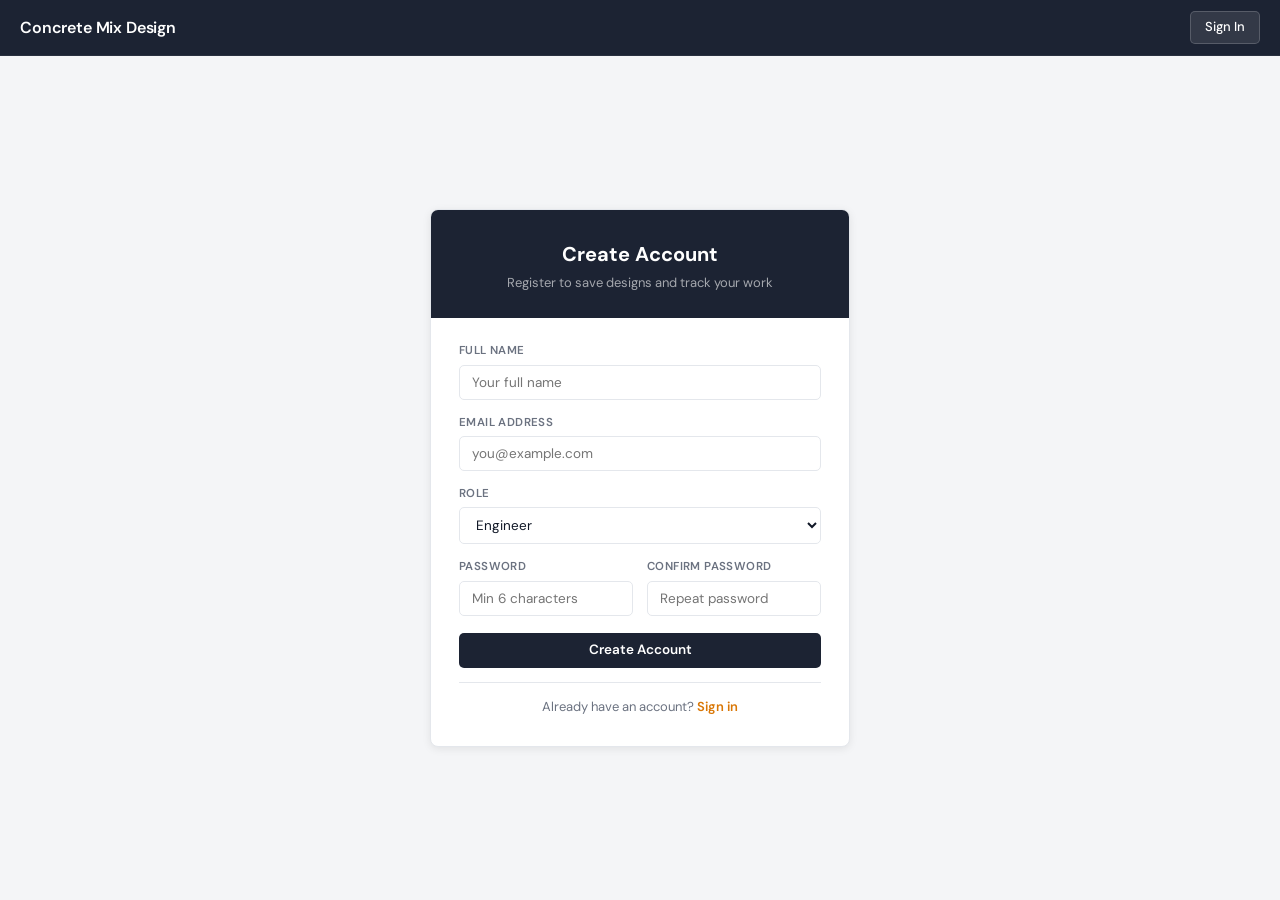
<file: register.html>
﻿<!DOCTYPE html>
<html lang="en">

<head>
  <meta charset="utf-8">
  <meta name="viewport" content="width=device-width, initial-scale=1">
  <title>Create Account - Concrete Mix Design</title>
  <link rel="stylesheet" href="style.css">
</head>

<body>

  <header class="topbar">
    <div class="topbar-brand">
      
      <h2>Concrete Mix Design</h2>
    </div>
    <div class="top-actions">
      <button class="account-btn" onclick="location.href='login.html'">Sign In</button>
    </div>
  </header>

  <div class="auth-outer">
    <div class="auth-card">
      <div class="auth-header">
        
        <h2>Create Account</h2>
        <p>Register to save designs and track your work</p>
      </div>

      <form class="auth-body" id="regForm" method="post" action="register.php" novalidate>
        <div id="authMsg"></div>
        <div class="form-row">
          <label for="regName">Full Name</label>
          <input id="regName" name="full_name" type="text" placeholder="Your full name" autocomplete="name" required>
          <span class="error" id="errName"></span>
        </div>

        <div class="form-row">
          <label for="regEmail">Email Address</label>
          <input id="regEmail" name="email" type="email" placeholder="you@example.com" autocomplete="email" required>
          <span class="error" id="errEmail"></span>
        </div>

        <div class="form-row">
          <label for="regRole">Role</label>
          <select id="regRole" name="role">
            <option value="Engineer">Engineer</option>
            <option value="Student">Student</option>
            <option value="Technician">Technician</option>
            <option value="Other">Other</option>
          </select>
        </div>

        <div class="form-grid">
          <div class="form-row">
            <label for="regPassword">Password</label>
            <input id="regPassword" name="password" type="password" placeholder="Min 6 characters"
              autocomplete="new-password" required>
            <span class="error" id="errPass"></span>
          </div>
          <div class="form-row">
            <label for="regConfirm">Confirm Password</label>
            <input id="regConfirm" name="confirm" type="password" placeholder="Repeat password"
              autocomplete="new-password" required>
            <span class="error" id="errConfirm"></span>
          </div>
        </div>

        <div class="form-row">
          <button class="primary-btn btn-full" id="regBtn" type="submit">Create Account</button>
        </div>

        <div class="auth-footer">
          Already have an account? <a href="login.html">Sign in</a>
        </div>
      </form>
    </div>
  </div>

  <script>
    const form = document.getElementById('regForm');
    const btn = document.getElementById('regBtn');

    function showMsg(type, msg) {
      const el = document.getElementById('authMsg');
      const isErr = type === 'error';
      el.innerHTML = `<div class="${isErr ? 'error' : 'success'}" style="${isErr ? 'background:var(--error-bg);padding:12px 16px;border-radius:6px;border-left:4px solid var(--error)' : ''}">${msg}</div>`;
    }

    form.addEventListener('submit', function (e) {
      const name = document.getElementById('regName').value.trim();
      const email = document.getElementById('regEmail').value.trim();
      const pw = document.getElementById('regPassword').value;
      const conf = document.getElementById('regConfirm').value;
      let ok = true;

      document.querySelectorAll('.error').forEach(el => el.textContent = '');

      if (!name) { document.getElementById('errName').textContent = 'Full name is required'; ok = false; }
      if (!email || !/^([^\s@]+)@([^\s@]+)\.([^\s@]+)$/.test(email)) {
        document.getElementById('errEmail').textContent = 'Enter a valid email'; ok = false;
      }
      if (!pw || pw.length < 6) {
        document.getElementById('errPass').textContent = 'Password must be at least 6 characters'; ok = false;
      }
      if (pw !== conf) {
        document.getElementById('errConfirm').textContent = 'Passwords do not match'; ok = false;
      }

      if (!ok) {
        e.preventDefault();
        return;
      }

      btn.textContent = 'Creating account...';
      btn.disabled = true;
    });

    // Display server messages from query parameters
    const params = new URLSearchParams(window.location.search);
    if (params.has('error')) showMsg('error', params.get('error'));
    if (params.has('success')) showMsg('success', params.get('success'));
  </script>
</body>
</html>
</file>
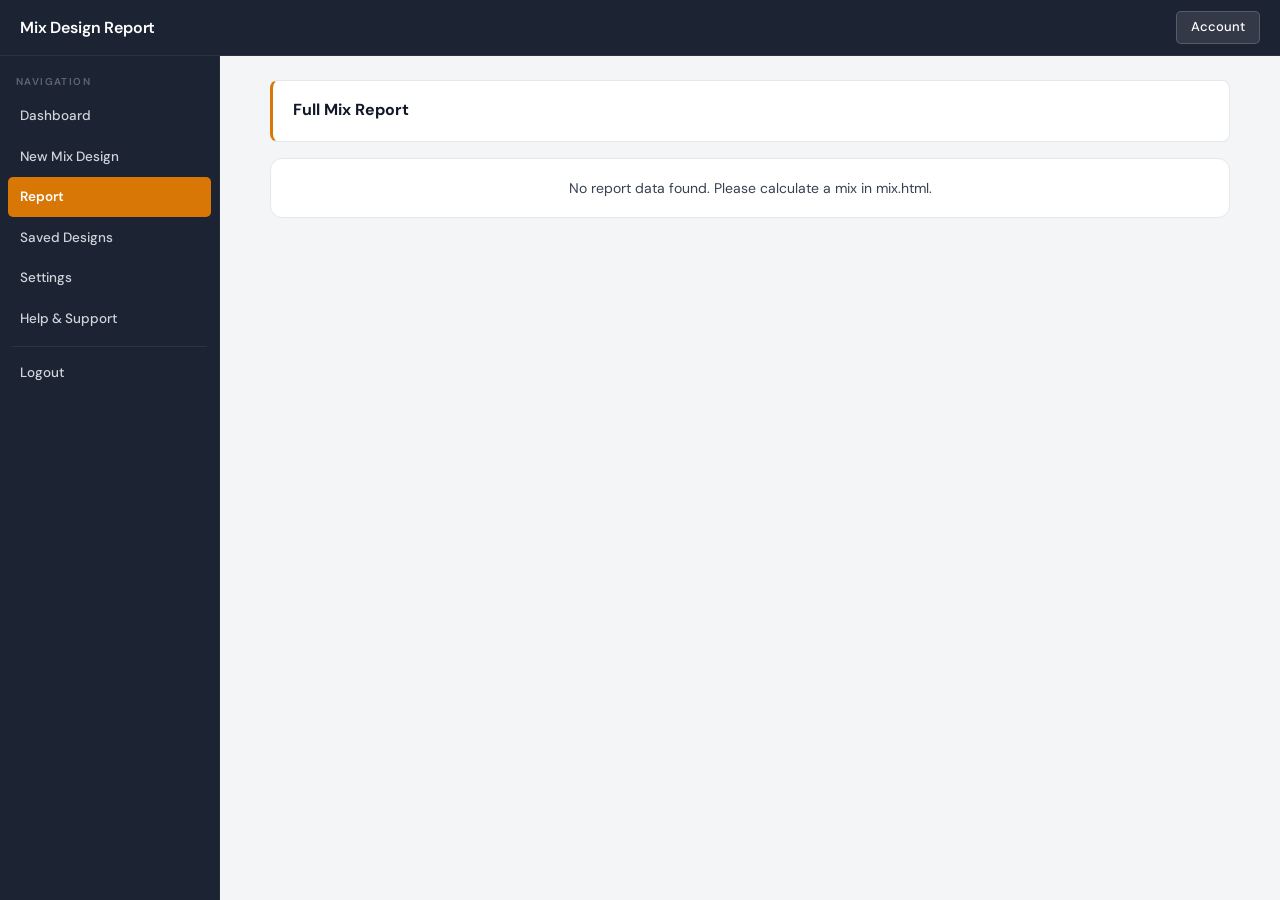
<file: report.html>
﻿<!DOCTYPE html>
<html lang="en">

<head>
  <meta charset="UTF-8">
  <meta name="viewport" content="width=device-width, initial-scale=1">
  <title>Mix Design Report</title>
  <link rel="stylesheet" href="style.css?v=2">
  <style>
    .report-wrap {
      max-width: 960px;
      margin: 0 auto;
    }

    .report-meta {
      color: #4b5563;
      margin-top: 6px;
      margin-bottom: 18px;
    }

    .report-table {
      width: 100%;
      border-collapse: collapse;
      background: #fff;
      border-radius: 10px;
      overflow: hidden;
      border: 1px solid #e5e7eb;
    }

    .report-table td {
      padding: 12px;
      border-bottom: 1px solid #f1f5f9;
      vertical-align: top;
      font-size: 14px;
    }

    .report-table tr:last-child td {
      border-bottom: 0;
    }

    .report-table td:first-child {
      width: 38%;
      font-weight: 600;
      background: #f8fafc;
      color: #111827;
    }

    .report-table td:last-child {
      color: #1f2937;
    }

    .report-actions {
      display: flex;
      gap: 10px;
      margin-top: 18px;
      flex-wrap: wrap;
    }

    .empty-state {
      background: #fff;
      border: 1px solid #e5e7eb;
      border-radius: 12px;
      padding: 18px;
      color: #374151;
    }

    @media print {

      .topbar,
      .sidebar,
      .report-actions {
        display: none !important;
      }

      .container,
      main {
        display: block;
      }

      body {
        background: #fff;
      }
    }
  </style>
</head>

<body>
  <header class="topbar">
    <div class="topbar-brand">
      <h2>Mix Design Report</h2>
    </div>
    <div class="top-actions">
      <button class="nav-toggle" id="navToggle" aria-label="Toggle navigation" aria-expanded="false">
        <span class="nav-toggle-icon" aria-hidden="true"></span>
      </button>
      <button class="account-btn" onclick="location.href='account.html'">Account</button>
    </div>
  </header>

  <div class="container">
    <nav id="sidebar" class="sidebar">
      <div class="sidebar-label">Navigation</div>
      <ul>
        <li><a href="index.html"> Dashboard</a></li>
        <li><a href="mix.html">New Mix Design</a></li>
        <li><a href="report.html" class="active"> Report</a></li>
        <li><a href="saved.html"> Saved Designs</a></li>
        <li><a href="settings.html">Settings</a></li>
        <li><a href="help.html">Help &amp; Support</a></li>
      </ul>
      <div class="sidebar-divider"></div>
      <ul>
        <li><a href="logout.html"> Logout</a></li>
      </ul>
    </nav>

    <main>
      <div class="report-wrap">
        <div class="help-hero">

          <div>
            <h2 id="reportTitle">Full Mix Report</h2>
            <p id="reportDate" class="report-meta"></p>
          </div>
        </div>

        <div id="reportBody"></div>
      </div>
    </main>
  </div>

  <script src="app.js"></script>
  <script>
    let currentReportData = null;

    function getNum(val, suffix) {
      if (val === null || val === undefined || val === '') return '—';
      return String(val) + (suffix || '');
    }

    function asMoney(val) {
      if (val === null || val === undefined || val === '') return '—';
      const n = Number(val);
      if (Number.isNaN(n)) return val;
      return '₹ ' + n.toFixed(2);
    }

    function createRow(label, value) {
      return '<tr><td>' + label + '</td><td>' + value + '</td></tr>';
    }

    function buildRows(data) {
      const inputs = data.inputs || {};
      const result = data.result || {};
      const r = result.results || {};
      const c = result.cost || {};

      const hasNominalVolumes =
        result.details &&
        result.details.volumes &&
        (result.details.volumes.dryVolume !== undefined ||
          result.details.volumes.sandVolume !== undefined ||
          result.details.volumes.coarseVolume !== undefined);

      const isNominal =
        data.mode === 'nominal' ||
        (inputs && (inputs.grade !== undefined || inputs.dryFactor !== undefined || inputs.volume !== undefined)) ||
        hasNominalVolumes;

      if (isNominal) {
        const vols = (result.details && result.details.volumes) ? result.details.volumes : {};
        const sandCft100 =
          (r && typeof r.sandCft100 === 'number' && Number.isFinite(r.sandCft100)) ? r.sandCft100 :
          (vols.sandVolume !== undefined && vols.sandVolume !== null && Number.isFinite(Number(vols.sandVolume)))
            ? ((Number(vols.sandVolume) * 35.31466672148859) / 100)
            : undefined;
        const coarseCft100 =
          (r && typeof r.coarseCft100 === 'number' && Number.isFinite(r.coarseCft100)) ? r.coarseCft100 :
          (vols.coarseVolume !== undefined && vols.coarseVolume !== null && Number.isFinite(Number(vols.coarseVolume)))
            ? ((Number(vols.coarseVolume) * 35.31466672148859) / 100)
            : undefined;
        const gradeLabel = inputs.grade ? inputs.grade : (inputs.fck !== undefined && inputs.fck !== null && inputs.fck !== '' ? ('M' + inputs.fck) : '—');
        const rows = [
          ['Design Name', data.name || '—'],
          ['Concrete Grade', gradeLabel],
          ['Concrete Volume', getNum(inputs.volume, '(m<sup>3</sup>)')],
          ['Length', getNum(inputs.length, ' m')],
          ['Breadth', getNum(inputs.breadth, ' m')],
          ['Thickness', getNum(inputs.thickness, ' m')],
          ['Concrete Type', inputs.concreteType ? (inputs.concreteType === 'plain' ? 'Plain (PCC)' : 'Reinforced (RCC)') : '—'],
          ['Exposure Condition', inputs.exposure ? String(inputs.exposure).replace(/_/g, ' ') : '—'],
          ['Dry Volume Factor', getNum(inputs.dryFactor)],
          ['Dry Volume', getNum(vols.dryVolume, ' (m<sup>3</sup>)')],
          ['Water Cement Ratio', getNum(inputs.wcRatio)],
          ['Cement Bulk Density', getNum(inputs.cementDensity, ' kg/(m<sup>3</sup>)')],
          ['Cement Mass', getNum(r.cementContent, ' kg')],
          ['Cement Bags', getNum(r.cementBags)],
          ['Sand Volume', getNum(vols.sandVolume, ' (m<sup>3</sup>)')],
          ['Sand (100 ft<sup>3</sup>)', getNum(sandCft100, ' (100 ft<sup>3</sup>)')],
          ['Coarse Aggregate Volume', getNum(vols.coarseVolume, ' (m<sup>3</sup>)')],
          ['Coarse Aggregate (100 ft<sup>3</sup>)', getNum(coarseCft100, ' (100 ft<sup>3</sup>)')],
          ['Water Quantity', getNum(r.waterContent, ' L')],
          ['Final Mix Proportion', getNum(r.mixRatio)]
        ];

        const is456 = result.details && result.details.is456 ? result.details.is456 : null;
        if (is456 && is456.requirements) {
          rows.push(['IS 456 Max W/C', getNum(is456.requirements.maxWc)]);
          rows.push(['IS 456 Min Cement', getNum(is456.requirements.minCement, ' kg/(m<sup>3</sup>)')]);
          rows.push(['IS 456 Min Grade', is456.requirements.minGrade ? ('M' + is456.requirements.minGrade) : '—']);
          if (is456.checks) {
            rows.push(['IS 456 Check (W/C)', is456.checks.wcOk ? 'OK' : 'Not OK']);
            rows.push(['IS 456 Check (Cement)', is456.checks.cementOk ? 'OK' : 'Not OK']);
            rows.push(['IS 456 Check (Grade)', is456.checks.gradeOk ? 'OK' : 'Not OK']);
          }
        }

        if (c) {
          if (c.cement !== undefined) rows.push(['Cement Cost', asMoney(c.cement)]);
          if (c.sand !== undefined) rows.push(['Sand Cost', asMoney(c.sand)]);
          if (c.aggregate !== undefined) rows.push(['Aggregate Cost', asMoney(c.aggregate)]);
          if (c.water !== undefined) rows.push(['Water Cost', asMoney(c.water)]);
          if (c.total !== undefined) rows.push(['Total Cost', asMoney(c.total)]);
          if (c.perM3 !== undefined) rows.push(['Cost (per m<sup>3</sup>)', asMoney(c.perM3)]);
        }

        return rows;
      }

      return [
        ['Design Name', data.name || '—'],
        ['Concrete Grade', inputs.fck ? 'M' + inputs.fck : '—'],
        ['Target Mean Strength', getNum(r.targetMeanStrength, ' MPa')],
        ['W/C Ratio', getNum(inputs.wcRatio)],
        ['Slump', getNum(inputs.slump, ' mm')],
        ['Max Aggregate Size', getNum(inputs.maxAggSize, ' mm')],
        ['Admixture %', getNum(inputs.admixturePercentage, ' %')],
        ['Standard Deviation (S)', getNum(inputs.stdDev)],
        ['Water Content', getNum(r.waterContent, ' L')],
        ['Cement Content', getNum(r.cementContent, ' kg')],
        ['Sand Mass', getNum(r.sandMass, ' kg')],
        ['Coarse Aggregate Mass', getNum(r.coarseMass, ' kg')],
        ['Admixture Mass', getNum(r.admixtureContent, ' kg')],
        ['Mix Ratio', getNum(r.mixRatio)],
        ['Estimated Cost (per (m<sup>3</sup>))', asMoney(c.total)]
      ];
    }

    function downloadBlob(filename, blob) {
      const url = URL.createObjectURL(blob);
      const a = document.createElement('a');
      a.href = url;
      a.download = filename;
      document.body.appendChild(a);
      a.click();
      a.remove();
      URL.revokeObjectURL(url);
    }

    function csvEscape(value) {
      const s = String(value ?? '');
      if (s.includes(',') || s.includes('"') || s.includes('\n')) {
        return '"' + s.replace(/"/g, '""') + '"';
      }
      return s;
    }

    function makeSafeFilename(name) {
      return String(name || 'mix_report')
        .replace(/[\\/:*?"<>|]+/g, '_')
        .replace(/\s+/g, '_')
        .replace(/_+/g, '_')
        .toLowerCase();
    }

    function normalizeExportText(value) {
      return String(value ?? '')
        .replace(/₹/g, 'INR ')
        .replace(/[^\x20-\x7E]/g, ' ');
    }

    function escapePdfText(value) {
      return normalizeExportText(value)
        .replace(/\\/g, '\\\\')
        .replace(/\(/g, '\\(')
        .replace(/\)/g, '\\)');
    }

    function truncateText(value, maxLen) {
      const s = normalizeExportText(value);
      if (s.length <= maxLen) return s;
      return s.slice(0, maxLen - 3) + '...';
    }

    function createTablePdf(title, subtitle, rows) {
      const pageW = 595;
      const x = 40;
      const tableW = pageW - (x * 2);
      const col1W = 210;
      const rowH = 24;
      const totalRows = rows.length + 1; // + header
      const yTop = 740;
      const yBottom = yTop - (rowH * totalRows);

      const ops = [];
      const textAt = function (fontSize, tx, ty, text) {
        ops.push('BT /F1 ' + fontSize + ' Tf ' + tx + ' ' + ty + ' Td (' + escapePdfText(text) + ') Tj ET');
      };

      textAt(14, x, 800, truncateText(title, 70));
      textAt(10, x, 783, truncateText(subtitle, 90));

      // Header fill
      ops.push('0.95 g');
      ops.push(x + ' ' + (yTop - rowH) + ' ' + tableW + ' ' + rowH + ' re f');
      ops.push('0 g');

      // Table borders and grid
      ops.push('1 w');
      ops.push(x + ' ' + yBottom + ' ' + tableW + ' ' + (rowH * totalRows) + ' re S');
      ops.push((x + col1W) + ' ' + yBottom + ' m ' + (x + col1W) + ' ' + yTop + ' l S');
      for (let i = 1; i < totalRows; i++) {
        const y = yTop - (i * rowH);
        ops.push(x + ' ' + y + ' m ' + (x + tableW) + ' ' + y + ' l S');
      }

      // Header text
      textAt(10, x + 6, yTop - 16, 'Field');
      textAt(10, x + col1W + 6, yTop - 16, 'Value');

      // Row text
      for (let i = 0; i < rows.length; i++) {
        const y = yTop - ((i + 1) * rowH) - 16;
        textAt(10, x + 6, y, truncateText(rows[i][0], 32));
        textAt(10, x + col1W + 6, y, truncateText(rows[i][1], 46));
      }

      const stream = ops.join('\n');

      const objects = [];
      objects.push('1 0 obj\n<< /Type /Catalog /Pages 2 0 R >>\nendobj\n');
      objects.push('2 0 obj\n<< /Type /Pages /Kids [3 0 R] /Count 1 >>\nendobj\n');
      objects.push('3 0 obj\n<< /Type /Page /Parent 2 0 R /MediaBox [0 0 595 842] /Resources << /Font << /F1 4 0 R >> >> /Contents 5 0 R >>\nendobj\n');
      objects.push('4 0 obj\n<< /Type /Font /Subtype /Type1 /BaseFont /Helvetica >>\nendobj\n');
      objects.push('5 0 obj\n<< /Length ' + stream.length + ' >>\nstream\n' + stream + '\nendstream\nendobj\n');

      let pdf = '%PDF-1.4\n';
      const offsets = [0];
      for (let i = 0; i < objects.length; i++) {
        offsets.push(pdf.length);
        pdf += objects[i];
      }

      const xrefPos = pdf.length;
      pdf += 'xref\n0 6\n';
      pdf += '0000000000 65535 f \n';
      for (let i = 1; i <= 5; i++) {
        pdf += String(offsets[i]).padStart(10, '0') + ' 00000 n \n';
      }
      pdf += 'trailer\n<< /Size 6 /Root 1 0 R >>\n';
      pdf += 'startxref\n' + xrefPos + '\n%%EOF';

      return new Blob([pdf], { type: 'application/pdf' });
    }

    function downloadCSV() {
      if (!currentReportData) return;
      const rows = buildRows(currentReportData);
      const csvLines = ['S.No,Field,Value'];
      for (let i = 0; i < rows.length; i++) {
        csvLines.push(
          csvEscape(i + 1) + ',' +
          csvEscape(normalizeExportText(rows[i][0])) + ',' +
          csvEscape(normalizeExportText(rows[i][1]))
        );
      }
      const csv = '\uFEFF' + csvLines.join('\n');
      const file = makeSafeFilename(currentReportData.name) + '.csv';
      downloadBlob(file, new Blob([csv], { type: 'text/csv;charset=utf-8;' }));
    }

    function downloadPDF() {
      if (!currentReportData) return;
      const rows = buildRows(currentReportData);
      const title = currentReportData.name || 'Mix Design Report';
      const subtitle = 'Generated on: ' + (currentReportData.generatedOn || new Date().toLocaleString());
      const pdfBlob = createTablePdf(title, subtitle, rows);
      const file = makeSafeFilename(currentReportData.name) + '.pdf';
      downloadBlob(file, pdfBlob);
    }

    function loadReport() {
      const raw = localStorage.getItem('mixDesignReportData');
      const reportBody = document.getElementById('reportBody');
      if (!raw) {
        currentReportData = null;
        reportBody.innerHTML = `
          <div class="empty-state">
            No report data found. Please calculate a mix in <a href="mix.html">mix.html</a>.
          </div>
        `;
        return;
      }

      let data;
      try {
        data = JSON.parse(raw);
      } catch (e) {
        currentReportData = null;
        reportBody.innerHTML = `
          <div class="empty-state">
            Report data is invalid. Please generate the report again from <a href="mix.html">mix.html</a>.
          </div>
        `;
        return;
      }

      currentReportData = data;
      document.getElementById('reportTitle').textContent = data.name || 'Mix Design Report';
      document.getElementById('reportDate').textContent = 'Generated on ' + (data.generatedOn || new Date().toLocaleString());

      const rows = buildRows(data).map(function (pair) {
        return createRow(pair[0], pair[1]);
      });

      reportBody.innerHTML = `
        <table class="report-table">
          <tbody>${rows.join('')}</tbody>
        </table>
        <div class="report-actions">
          <button class="primary-btn" onclick="downloadPDF()">Download PDF</button>
          <button class="secondary-btn" onclick="downloadCSV()">Download CSV</button>
          <button class="secondary-btn" onclick="location.href='mix.html'">Back to Mix</button>
        </div>
      `;
    }

    loadReport();
    window.addEventListener('storage', function (event) {
      if (event.key === 'mixDesignReportData') {
        loadReport();
      }
    });
  </script>
</body>

</html>
</file>
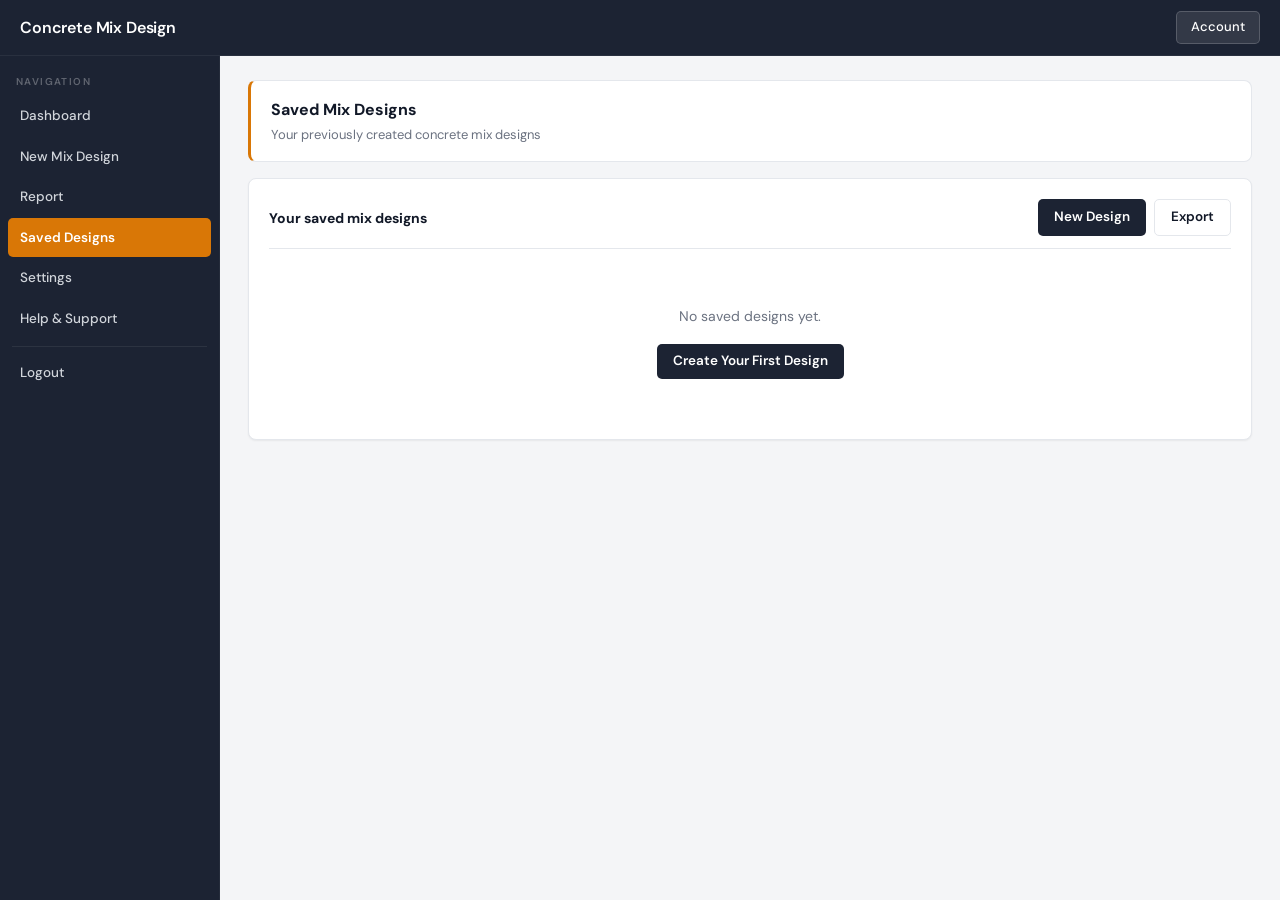
<file: saved.html>
﻿<!DOCTYPE html>
<html lang="en">

<head>
  <meta charset="UTF-8">
  <meta name="viewport" content="width=device-width, initial-scale=1">
  <title>Saved Designs — Concrete Mix Design</title>
  <link rel="stylesheet" href="style.css">
</head>

<body>
  <header class="topbar">
    <div class="topbar-brand">
      
      <h2>Concrete Mix Design</h2>
    </div>
  <div class="top-actions">
      <button class="nav-toggle" id="navToggle" aria-label="Toggle navigation" aria-expanded="false">
        <span class="nav-toggle-icon" aria-hidden="true"></span>
      </button>
    <button class="account-btn" onclick="location.href='account.html'">Account</button>
  </div>
</header>
  <div class="container">
    <nav id="sidebar" class="sidebar">
      <div class="sidebar-label">Navigation</div>
      <ul>
        <li><a href="index.html">Dashboard</a></li>
        <li><a href="mix.html">New Mix Design</a></li>
        <li><a href="report.html">Report</a></li>
        <li><a href="saved.html" class="active">Saved Designs</a></li>
        <li><a href="settings.html">Settings</a></li>
        <li><a href="help.html">Help &amp; Support</a></li>
      </ul>
      <div class="sidebar-divider"></div>
      <ul>
        <li><a href="logout.html">Logout</a></li>
      </ul>
    </nav>

    <main>
      <div class="help-hero">
        
        <div>
          <h2>Saved Mix Designs</h2>
          <p>Your previously created concrete mix designs</p>
        </div>
      </div>

      <div class="card">
        <div class="card-header" style="align-items:center;gap:12px">
          
          <h3 style="margin:0;flex:1">Your saved mix designs</h3>
          <div class="btn-group">
            <a href="mix.html" class="primary-btn" style="text-decoration:none">New Design</a>
            <button class="secondary-btn" style="text-decoration:none" onclick="exportSaved()"
              title="Download your saved designs as a JSON file">Export</button>
            <button class="btn-danger" onclick="clearAll()" id="clearBtn" style="display:none">Clear All</button>
          </div>
        </div>
        <div id="countBadge" style="margin:12px 0"></div>
        <ul id="savedList" class="designs-list" style="margin:0"></ul>
      </div>

      <div id="detailModal"
        style="display:none;position:fixed;inset:0;background:rgba(0,0,0,.5);z-index:999;align-items:center;justify-content:center;padding:16px">
        <div
          style="background:var(--surface);border-radius:var(--radius);max-width:540px;width:100%;max-height:80vh;overflow-y:auto;box-shadow:var(--shadow-lg)">
          <div
            style="padding:20px 24px;border-bottom:1px solid var(--border);display:flex;justify-content:space-between;align-items:center">
            <h3 id="modalTitle" style="margin:0;font-size:17px">Design Details</h3>
            <button onclick="closeModal()"
              style="background:none;border:none;font-size:22px;cursor:pointer;color:var(--text-muted);padding:0 4px">×</button>
          </div>
          <div id="modalBody" style="padding:24px"></div>
        </div>
      </div>
    </main>
  </div>

  <script src="app.js"></script>
  <script>
    let allDesigns = [];

    function escHtml(s) {
      return String(s || '').replace(/&/g, '&amp;').replace(/</g, '&lt;').replace(/>/g, '&gt;');
    }

    function isNominalDesign(d) {
      // Heuristic: nominal mixes saved from mix.html typically store 0/empty for IS10262-only fields.
      const slump = Number(d.slump ?? 0);
      const maxAgg = Number(d.max_agg_size ?? 0);
      const stdDev = Number(d.std_dev ?? 0);
      const admixturePct = Number(d.admixture_pct ?? 0);
      const hasNominalRatio = !!(d.mix_ratio && String(d.mix_ratio).includes(':'));
      return hasNominalRatio && slump === 0 && maxAgg === 0 && stdDev === 0 && admixturePct === 0;
    }

    function num(v) {
      const n = Number(v);
      return Number.isFinite(n) ? n : null;
    }

    function formatMoney(v) {
      const n = num(v);
      if (n === null) return '—';
      return '₹ ' + n.toFixed(2);
    }

    function renderSaved(designs) {
      const list = document.getElementById('savedList');
      const badge = document.getElementById('countBadge');
      const clearBtn = document.getElementById('clearBtn');
      list.innerHTML = '';

      if (!designs.length) {
        list.innerHTML = `
      <div class="empty-state">
        
        <p>No saved designs yet.</p>
        <a href="mix.html" class="primary-btn" style="text-decoration:none;display:inline-flex;margin-top:16px">Create Your First Design</a>
      </div>`;
        badge.innerHTML = '';
        clearBtn.style.display = 'none';
        return;
      }

      badge.innerHTML = `<span class="badge badge-blue">${designs.length} design${designs.length !== 1 ? 's' : ''} saved</span>`;
      clearBtn.style.display = '';

      designs.forEach((d, idx) => {
        const dateStr = (d.created_at || d.date)
          ? new Date(d.created_at || d.date).toLocaleDateString('en-IN', { day: '2-digit', month: 'short', year: 'numeric' })
          : '—';
        const nominal = isNominalDesign(d);
        const est = nominal ? (d.est_cost ?? d.estimated_cost) : (d.est_cost ?? d.estimated_cost);
        const costLine = (est !== null && est !== undefined && est !== '') ? (' · Cost/m³: ' + formatMoney(est)) : '';
        list.innerHTML += `
      <li class="design-item">
        <div class="design-info">
          <h4>${escHtml(d.name || d.mix_name || 'Mix Design #' + (idx + 1))}</h4>
          <p>
            ${nominal ? 'Type: Nominal' : 'Type: Design'} ·
            Grade: ${escHtml(d.grade || '—')} ·
            W/C: ${d.wc_ratio || '—'} ·
            Saved: ${dateStr}${costLine}
          </p>
        </div>
        <span class="design-badge">${escHtml(d.grade || '—')}</span>
        <div class="design-actions">
          <button class="secondary-btn" style="padding:6px 12px;font-size:12px" onclick="viewDetail(${idx})">View</button>
          <button class="secondary-btn" style="padding:6px 12px;font-size:12px" onclick="openReport(${idx})">Report</button>
          <button class="btn-danger" style="padding:6px 12px;font-size:12px" onclick="deleteDesign(${d.id}, ${idx})">Delete</button>
        </div>
      </li>`;
      });
    }

    function openReport(idx) {
      const d = allDesigns[idx];
      if (!d) return;

      const nominal = isNominalDesign(d);

      let payload;
      if (nominal) {
        const bagWeight = 50;
        const cementKg = num(d.cement_content);
        const cementBags = cementKg !== null ? (cementKg / bagWeight) : null;
        payload = {
          mode: 'nominal',
          name: d.name || d.mix_name || 'Mix Design Report',
          generatedOn: new Date().toLocaleString(),
          inputs: {
            grade: d.grade || null,
            fck: d.fck ?? null,
            wcRatio: d.wc_ratio ?? null
          },
          result: {
            results: {
              targetMeanStrength: null,
              mixRatio: d.mix_ratio,
              cementContent: d.cement_content,
              cementBags: cementBags !== null ? +cementBags.toFixed(2) : null,
              waterContent: d.water_content,
              sandMass: d.sand_mass,
              coarseMass: d.coarse_mass,
              admixtureContent: 0
            },
            cost: {
              currency: 'INR',
              perM3: (d.est_cost ?? d.estimated_cost) ?? null
            },
            details: { volumes: {} }
          }
        };
      } else {
        payload = {
          name: d.name || d.mix_name || 'Mix Design Report',
          generatedOn: new Date().toLocaleString(),
          inputs: {
            fck: d.fck,
            wcRatio: d.wc_ratio,
            slump: d.slump,
            maxAggSize: d.max_agg_size,
            admixturePercentage: d.admixture_pct,
            stdDev: d.std_dev
          },
          result: {
            results: {
              targetMeanStrength: d.target_strength,
              mixRatio: d.mix_ratio,
              cementContent: d.cement_content,
              waterContent: d.water_content,
              sandMass: d.sand_mass,
              coarseMass: d.coarse_mass,
              admixtureContent: d.admixture_mass
            },
            cost: {
              total: d.est_cost
            }
          }
        };
      }

      try {
        localStorage.setItem('mixDesignReportData', JSON.stringify(payload));
      } catch (e) {
        alert('Unable to prepare report data for this design.');
        return;
      }

      const w = window.open('report.html', '_blank');
      if (!w) location.href = 'report.html';
    }

    function viewDetail(idx) {
      const d = allDesigns[idx];
      document.getElementById('modalTitle').textContent = d.name || d.mix_name || 'Mix Design';
      const date = (d.created_at || d.date) ? new Date(d.created_at || d.date).toLocaleString() : '—';
      const nominal = isNominalDesign(d);
      const bagWeight = 50;
      const cementKg = num(d.cement_content);
      const cementBags = cementKg !== null ? (cementKg / bagWeight) : null;
      const est = (d.est_cost ?? d.estimated_cost);
      const sandKg = num(d.sand_mass);
      const coarseKg = num(d.coarse_mass);
      const waterL = num(d.water_content);

      document.getElementById('modalBody').innerHTML = `
    <div class="result-box">
      <div class="result-row"><span class="rlabel">Type</span><span class="rvalue">${nominal ? 'Nominal' : 'Design'}</span></div>
      <div class="result-row"><span class="rlabel">Grade</span><span class="rvalue">${escHtml(d.grade || '—')}</span></div>
      <div class="result-row"><span class="rlabel">W/C Ratio</span><span class="rvalue">${d.wc_ratio || '—'}</span></div>
      <div class="result-row"><span class="rlabel">Mix Ratio</span><span class="rvalue">${escHtml(d.mix_ratio || '—')}</span></div>
      <div class="result-row"><span class="rlabel">Cement</span><span class="rvalue">${cementKg !== null ? cementKg + ' kg' : '—'}</span></div>
      <div class="result-row"><span class="rlabel">Cement Bags</span><span class="rvalue">${cementBags !== null ? cementBags.toFixed(2) : '—'}</span></div>
      <div class="result-row"><span class="rlabel">Sand</span><span class="rvalue">${sandKg !== null ? sandKg + ' kg' : '—'}</span></div>
      <div class="result-row"><span class="rlabel">Coarse Aggregate</span><span class="rvalue">${coarseKg !== null ? coarseKg + ' kg' : '—'}</span></div>
      <div class="result-row"><span class="rlabel">Water</span><span class="rvalue">${waterL !== null ? waterL + ' L' : '—'}</span></div>
      <div class="result-row"><span class="rlabel">Cost per m<sup>3</sup></span><span class="rvalue big">${formatMoney(est)}</span></div>
      <div class="result-row"><span class="rlabel">Saved On</span><span class="rvalue" style="font-size:13px">${date}</span></div>
    </div>`;
      document.getElementById('detailModal').style.display = 'flex';
    }

    function closeModal() {
      document.getElementById('detailModal').style.display = 'none';
    }

    // Download all saved designs as JSON to user's device
    function exportSaved() {
      if (!allDesigns.length) { alert('No saved designs to export.'); return; }
      const ts = new Date();
      const fname = `saved-designs-${ts.getFullYear()}${String(ts.getMonth() + 1).padStart(2, '0')}${String(ts.getDate()).padStart(2, '0')}.json`;
      const blob = new Blob([JSON.stringify(allDesigns, null, 2)], { type: 'application/json' });
      const url = URL.createObjectURL(blob);
      const a = document.createElement('a');
      a.href = url;
      a.download = fname;
      document.body.appendChild(a);
      a.click();
      setTimeout(() => {
        document.body.removeChild(a);
        URL.revokeObjectURL(url);
      }, 0);
    }

    function deleteDesign(id, idx) {
      if (!confirm('Delete this design?')) return;
      fetch('saved.php?id=' + id, { method: 'DELETE' })
        .then(r => r.json())
        .then(d => {
          if (d.success) {
            allDesigns.splice(idx, 1);
            renderSaved(allDesigns);
          } else alert(d.message);
        })
        .catch(() => alert('Network error while deleting.'));
    }

    function clearAll() {
      if (!confirm('Delete ALL saved designs? This cannot be undone.')) return;
      Promise.all(allDesigns.map(d => fetch('saved.php?id=' + d.id, { method: 'DELETE' })))
        .then(() => { allDesigns = []; renderSaved([]); })
        .catch(() => alert('Network error while clearing designs.'));
    }

    function loadFromDB() {
      fetch('saved.php')
        .then(async (r) => {
          const data = await r.json().catch(() => ({ success: false, message: 'Invalid response' }));
          return { status: r.status, ok: r.ok, data };
        })
        .then(({ status, data }) => {
          if (status === 401) {
            document.getElementById('countBadge').innerHTML =
              '<span class="badge badge-amber">Please sign in to view your saved designs.</span>';
            renderSaved([]);
            return;
          }
          allDesigns = data.success ? (data.data || []) : [];
          renderSaved(allDesigns);
        })
        .catch(() => { allDesigns = []; renderSaved(allDesigns); });
    }

    document.getElementById('detailModal').addEventListener('click', function (e) {
      if (e.target === this) closeModal();
    });

    loadFromDB();
  </script>
</body>

</html>
</file>
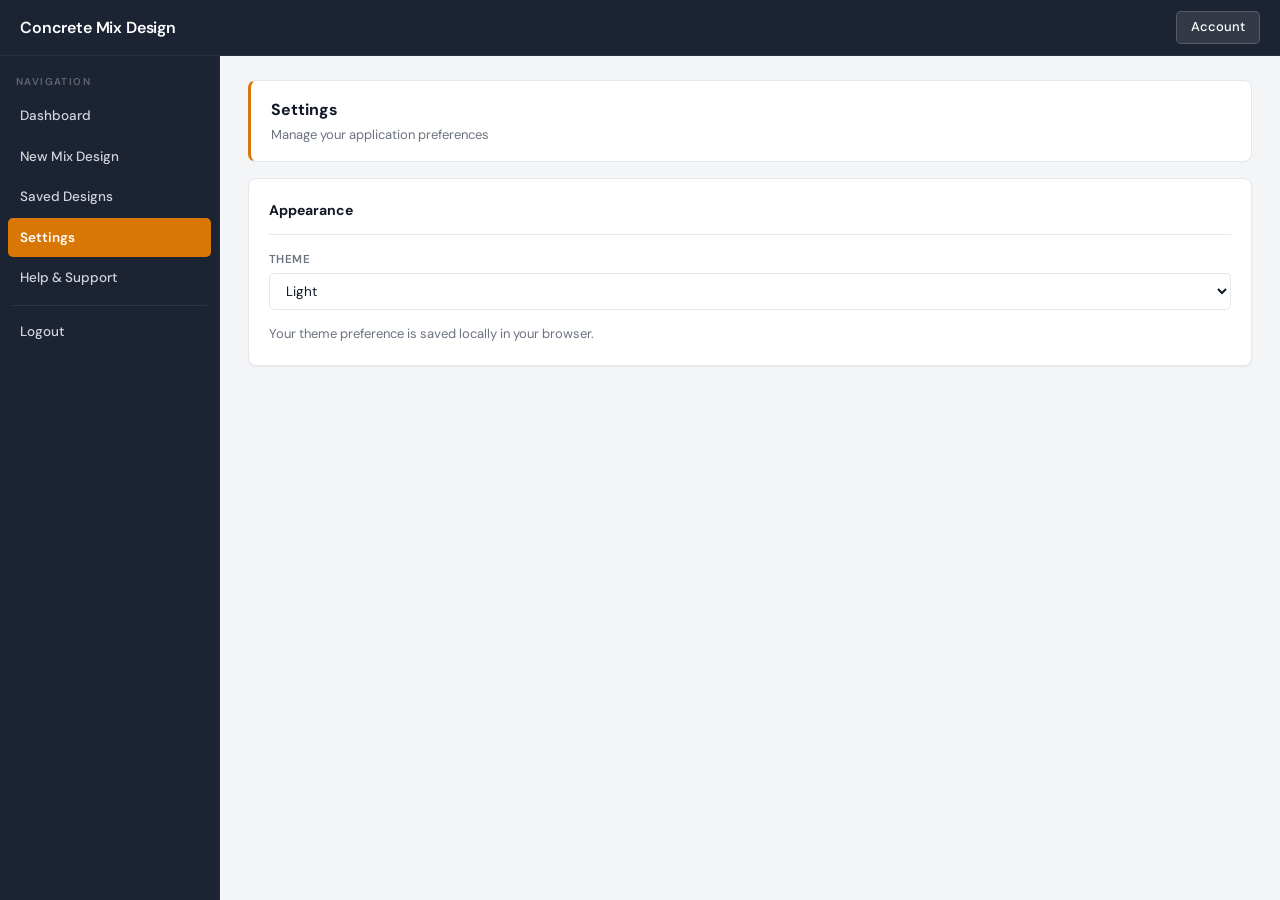
<file: settings.html>
﻿<!DOCTYPE html>
<html lang="en">

<head>
  <meta charset="UTF-8">
  <meta name="viewport" content="width=device-width, initial-scale=1">
  <title>Settings — Concrete Mix Design</title>
  <link rel="stylesheet" href="style.css">
</head>

<body>
  <header class="topbar">
    <div class="topbar-brand">
      <h2>Concrete Mix Design</h2>
    </div>
    <div class="top-actions">
      <button class="nav-toggle" id="navToggle" aria-label="Toggle navigation" aria-expanded="false">
        <span class="nav-toggle-icon" aria-hidden="true"></span>
      </button>
      <button class="account-btn" onclick="location.href='account.html'">Account</button>
    </div>
  </header>
  <div class="container">
    <nav id="sidebar" class="sidebar">
      <div class="sidebar-label">Navigation</div>
      <ul>
        <li><a href="index.html">Dashboard</a></li>
        <li><a href="mix.html">New Mix Design</a></li>
        <li><a href="saved.html">Saved Designs</a></li>
        <li><a href="settings.html" class="active">Settings</a></li>
        <li><a href="help.html">Help &amp; Support</a></li>
      </ul>
      <div class="sidebar-divider"></div>
      <ul>
        <li><a href="logout.html">Logout</a></li>
      </ul>
    </nav>
    <main>

      <div class="help-hero">

        <div>
          <h2> Settings</h2>
          <p>Manage your application preferences</p>
        </div>
      </div>

      <div class="card">
        <div class="card-header">
          <h3>Appearance</h3>
        </div>
        <div class="form-row">
          <label>Theme</label>
          <select id="themeSelect">
            <option value="Light">Light</option>
            <option value="Dark">Dark</option>
          </select>
        </div>
        <p style="font-size:13px;color:var(--text-muted)">Your theme preference is saved locally in your browser.</p>
      </div>
    </main>
  </div>
  <script src="app.js"></script>
</body>

</html>
</file>
<file: style.css>
@import url('https://fonts.googleapis.com/css2?family=DM+Sans:wght@400;500;600;700&family=DM+Mono:wght@400;500&display=swap');

:root {
  --primary:        #1c2333;
  --primary-light:  #2d3a50;
  --accent:         #d97706;
  --accent-dark:    #b45309;
  --accent-bg:      #fef3c7;
  --bg:             #f4f5f7;
  --surface:        #ffffff;
  --surface-2:      #f9fafb;
  --border:         #e4e7ec;
  --border-strong:  #c8cdd6;
  --text:           #111827;
  --text-muted:     #6b7280;
  --text-faint:     #9ca3af;
  --sidebar-bg:     #1c2333;
  --sidebar-text:   #d1d5db;
  --sidebar-hover:  rgba(255,255,255,.08);
  --success:        #059669;
  --success-bg:     #ecfdf5;
  --success-text:   #065f46;
  --error:          #dc2626;
  --error-bg:       #fef2f2;
  --shadow-sm:      0 1px 2px rgba(0,0,0,.06);
  --shadow-md:      0 2px 8px rgba(0,0,0,.08);
  --radius:         8px;
  --radius-sm:      5px;
  --font:           'DM Sans', system-ui, sans-serif;
  --font-mono:      'DM Mono', 'Fira Code', monospace;
}

body.dark-theme {
  --bg:           #111827;
  --surface:      #1f2937;
  --surface-2:    #1a2332;
  --border:       #374151;
  --border-strong:#4b5563;
  --text:         #f3f4f6;
  --text-muted:   #9ca3af;
  --text-faint:   #6b7280;
  --sidebar-bg:   #0f172a;
  --sidebar-text: #d1d5db;
  --success-bg:   #064e3b;
  --success-text: #6ee7b7;
  --error-bg:     #450a0a;
}

*,*::before,*::after{box-sizing:border-box;margin:0;padding:0}
html,body{height:100%}
body{font-family:var(--font);background:var(--bg);color:var(--text);font-size:14px;line-height:1.6;transition:background .25s,color .25s}
a{color:inherit;text-decoration:none}
*:focus-visible{outline:2px solid var(--accent);outline-offset:2px}

/* Topbar */
.topbar{background:var(--primary);color:#fff;height:56px;padding:0 20px;display:flex;align-items:center;justify-content:space-between;position:sticky;top:0;z-index:200;border-bottom:1px solid rgba(255,255,255,.06)}
.topbar-brand{display:flex;align-items:center;gap:10px}
.brand-icon{width:30px;height:30px;background:var(--accent);border-radius:var(--radius-sm);display:flex;align-items:center;justify-content:center;font-size:15px;flex-shrink:0}
.topbar h2{font-size:16px;font-weight:600;margin:0;letter-spacing:-.01em}
.top-actions{display:flex;gap:8px;align-items:center}
.nav-toggle{display:none;align-items:center;justify-content:center;background:rgba(255,255,255,.1);border:1px solid rgba(255,255,255,.15);border-radius:var(--radius-sm);color:#fff;cursor:pointer;width:36px;height:32px;padding:0;transition:background .15s}
.nav-toggle:hover{background:rgba(255,255,255,.18)}
.nav-toggle-icon{position:relative;display:block;width:16px;height:2px;background:currentColor;border-radius:1px}
.nav-toggle-icon::before,.nav-toggle-icon::after{content:'';position:absolute;left:0;width:16px;height:2px;background:currentColor;border-radius:1px}
.nav-toggle-icon::before{top:-5px}
.nav-toggle-icon::after{top:5px}
.account-btn{padding:6px 14px;background:rgba(255,255,255,.1);color:#fff;border:1px solid rgba(255,255,255,.18);border-radius:var(--radius-sm);cursor:pointer;font-size:13px;font-weight:500;font-family:var(--font);transition:background .15s}
.account-btn:hover{background:rgba(255,255,255,.18)}

/* Layout */
.container{display:flex;min-height:calc(100vh - 56px)}

/* Sidebar */
.sidebar{width:220px;flex-shrink:0;background:var(--sidebar-bg);display:flex;flex-direction:column;overflow-y:auto;border-right:1px solid rgba(255,255,255,.04)}
.sidebar-label{padding:18px 16px 6px;font-size:10px;text-transform:uppercase;letter-spacing:1.4px;color:rgba(255,255,255,.3);font-weight:600}
.sidebar ul{list-style:none;padding:0 8px;margin:0}
.sidebar li{margin-bottom:1px}
.sidebar a,.sidebar-link{display:flex;align-items:center;gap:8px;padding:9px 12px;color:var(--sidebar-text);text-decoration:none;border:none;background:none;width:100%;text-align:left;font-size:13.5px;font-weight:500;font-family:var(--font);cursor:pointer;border-radius:var(--radius-sm);transition:background .15s,color .15s}
.sidebar a:hover,.sidebar-link:hover{background:var(--sidebar-hover);color:#fff}
.sidebar a.active,.sidebar-link.active{background:var(--accent);color:#fff;font-weight:600}
.sidebar-divider{height:1px;background:rgba(255,255,255,.07);margin:6px 12px}

/* Main */
main{flex:1;max-width:1100px;margin:0 auto;padding:24px 28px;overflow-y:auto;background:var(--bg);min-width:0}
main>h2{font-size:20px;font-weight:700;margin-bottom:20px}
.page{display:none}
.page.active{display:block}

/* Cards */
.card{background:var(--surface);border:1px solid var(--border);border-radius:var(--radius);padding:20px;margin-bottom:16px;box-shadow:var(--shadow-sm)}
.card h3{font-size:14px;font-weight:700;margin-bottom:14px}
.card-header{display:flex;align-items:center;gap:10px;margin-bottom:16px;padding-bottom:12px;border-bottom:1px solid var(--border)}
.card-header h3{margin-bottom:0}
.card-icon{width:30px;height:30px;background:var(--bg);border:1px solid var(--border);border-radius:var(--radius-sm);display:flex;align-items:center;justify-content:center;font-size:14px;flex-shrink:0}

/* Forms */
.form-row{margin-bottom:14px}
.form-grid{display:grid;grid-template-columns:1fr 1fr;gap:14px}
.form-grid-3{display:grid;grid-template-columns:1fr 1fr 1fr;gap:14px}
label{display:block;font-size:11.5px;font-weight:600;color:var(--text-muted);margin-bottom:4px;text-transform:uppercase;letter-spacing:.4px}
input,select,textarea{width:100%;padding:8px 12px;border:1.5px solid var(--border);border-radius:var(--radius-sm);font-size:13.5px;font-family:var(--font);background:var(--surface);color:var(--text);transition:border-color .15s,box-shadow .15s;margin-bottom:0}
input:focus,select:focus,textarea:focus{outline:none;border-color:var(--accent);box-shadow:0 0 0 3px rgba(217,119,6,.1)}
input[type="checkbox"],input[type="radio"]{width:auto;margin-right:6px;margin-bottom:0;accent-color:var(--accent)}
input[readonly]{background:var(--bg);color:var(--text-muted)}

/* Buttons */
button,.btn-full,.primary-btn,.secondary-btn{display:inline-flex;align-items:center;justify-content:center;gap:6px;padding:8px 16px;border:none;border-radius:var(--radius-sm);cursor:pointer;font-size:13.5px;font-weight:600;font-family:var(--font);transition:all .15s;white-space:nowrap;line-height:1.4}
.btn-full{width:100%;display:flex}
.primary-btn{background:var(--primary);color:#fff}
.primary-btn:hover{background:var(--primary-light)}
.secondary-btn{background:var(--surface);color:var(--text);border:1.5px solid var(--border)}
.secondary-btn:hover{background:var(--bg);border-color:var(--border-strong)}
.btn-danger{background:var(--error-bg);color:var(--error);border:1px solid #fca5a5}
.btn-danger:hover{background:#fecaca}
.btn-accent{background:var(--accent);color:#fff;border:none}
.btn-accent:hover{background:var(--accent-dark)}
.btn-group{display:flex;gap:8px;flex-wrap:wrap}

/* Messages */
.success{background:var(--success-bg);color:var(--success-text);border-left:3px solid var(--success);padding:10px 14px;border-radius:var(--radius-sm);font-size:13px;font-weight:500;margin-bottom:14px}
.error{color:var(--error);font-size:12px;display:block;margin-top:3px}

/* Page Header */
.page-header{display:flex;align-items:center;justify-content:space-between;margin-bottom:20px;flex-wrap:wrap;gap:10px}
.page-header h2{margin-bottom:0}

/* Hero banner */
.help-hero{background:var(--surface);border:1px solid var(--border);border-left:3px solid var(--accent);border-radius:var(--radius);padding:16px 20px;color:var(--text);display:flex;align-items:center;gap:14px;margin-bottom:16px}
.help-hero .h-icon{font-size:28px;flex-shrink:0;line-height:1}
.help-hero h2,.help-hero h3{font-size:16px;font-weight:700;margin:0 0 2px}
.help-hero p{margin:0;font-size:13px;color:var(--text-muted)}
.help-hero .help-actions{margin-left:auto;display:flex;gap:8px;flex-wrap:wrap}
.help-hero .help-btn{background:var(--bg);border:1.5px solid var(--border);color:var(--text);padding:6px 12px;border-radius:var(--radius-sm);font-weight:600;font-size:12.5px;text-decoration:none;display:inline-flex;align-items:center;gap:5px;transition:border-color .15s,background .15s;font-family:var(--font)}
.help-hero .help-btn:hover{background:var(--surface);border-color:var(--border-strong)}
.help-hero .help-btn.alt{background:var(--accent);color:#fff;border-color:var(--accent)}
.help-hero .help-btn.alt:hover{background:var(--accent-dark);border-color:var(--accent-dark)}

/* Stats */
.stats-grid{display:grid;grid-template-columns:repeat(auto-fit,minmax(160px,1fr));gap:12px;margin-bottom:16px}
.stat-card{background:var(--surface);border:1px solid var(--border);border-radius:var(--radius);padding:16px 18px;display:flex;align-items:center;gap:14px;box-shadow:var(--shadow-sm)}
.stat-icon{width:38px;height:38px;border-radius:var(--radius-sm);display:flex;align-items:center;justify-content:center;font-size:18px;flex-shrink:0;background:var(--bg)}
.stat-icon.blue{background:#eff6ff}
.stat-icon.amber{background:var(--accent-bg)}
.stat-icon.green{background:#dcfce7}
.stat-icon.slate{background:var(--bg)}
.stat-value{font-size:22px;font-weight:700;color:var(--text);line-height:1;font-variant-numeric:tabular-nums}
.stat-label{font-size:11px;color:var(--text-muted);font-weight:600;text-transform:uppercase;letter-spacing:.4px;margin-top:3px}

/* Design Items */
.designs-list{list-style:none}
.design-item{background:var(--surface);border:1px solid var(--border);border-radius:var(--radius);padding:14px 18px;margin-bottom:8px;display:flex;align-items:center;justify-content:space-between;gap:14px;box-shadow:var(--shadow-sm)}
.design-item:hover{border-color:var(--border-strong)}
.design-info h4{font-size:14px;font-weight:600;color:var(--text);margin-bottom:2px}
.design-info p{font-size:12px;color:var(--text-muted);margin:0}
.design-badge{background:var(--bg);border:1px solid var(--border);color:var(--text);font-size:11px;font-weight:700;padding:2px 9px;border-radius:20px;white-space:nowrap;font-family:var(--font-mono)}
.design-actions{display:flex;gap:6px;flex-shrink:0}
.empty-state{text-align:center;padding:40px 20px;color:var(--text-muted)}
.empty-state .empty-icon{font-size:36px;margin-bottom:10px}
.empty-state p{font-size:14px}

/* Auth */
.auth-outer{min-height:calc(100vh - 56px);display:flex;align-items:center;justify-content:center;padding:24px;background:var(--bg)}
.auth-card{width:100%;max-width:420px;background:var(--surface);border:1px solid var(--border);border-radius:var(--radius);box-shadow:var(--shadow-md);overflow:hidden}
.auth-header{background:var(--primary);padding:28px 28px 24px;text-align:center}
.auth-logo{width:48px;height:48px;background:var(--accent);border-radius:var(--radius);display:flex;align-items:center;justify-content:center;font-size:22px;margin:0 auto 12px}
.auth-header h2{font-size:20px;font-weight:700;color:#fff;margin-bottom:3px}
.auth-header p{font-size:13px;color:rgba(255,255,255,.6);margin:0}
.auth-body{padding:24px 28px 28px}
.auth-footer{text-align:center;padding-top:14px;border-top:1px solid var(--border);margin-top:14px;font-size:13px;color:var(--text-muted)}
.auth-footer a{color:var(--accent);font-weight:600}
.auth-footer a:hover{text-decoration:underline}
.auth-divider{display:flex;align-items:center;gap:10px;margin:14px 0;color:var(--text-faint);font-size:12px}
.auth-divider::before,.auth-divider::after{content:'';flex:1;height:1px;background:var(--border)}
.link-muted{color:var(--accent);font-size:13px;cursor:pointer;text-decoration:none}
.login-actions{display:flex;gap:8px}

/* Result Box */
.result-box{background:var(--surface-2);border:1px solid var(--border);border-radius:var(--radius-sm);padding:14px 18px}
.result-row{display:flex;justify-content:space-between;align-items:center;padding:8px 0;border-bottom:1px solid var(--border);font-size:13.5px}
.result-row:last-child{border-bottom:none}
.result-row .rlabel{color:var(--text-muted);font-weight:500}
.result-row .rvalue{font-weight:700;color:var(--text);font-variant-numeric:tabular-nums}
.result-row .rvalue.big{font-size:18px;color:var(--accent-dark);font-family:var(--font-mono)}

/* Misc */
.badge{display:inline-block;padding:2px 8px;border-radius:20px;font-size:11px;font-weight:600;text-transform:uppercase}
.badge-blue{background:#eff6ff;color:#1e40af}
.badge-amber{background:var(--accent-bg);color:#92400e}
.badge-green{background:#dcfce7;color:#065f46}
hr.divider{border:none;border-top:1px solid var(--border);margin:16px 0}

/* Welcome Banner */
.welcome-banner{background:var(--primary);border-radius:var(--radius);padding:20px 24px;color:#fff;display:flex;align-items:center;justify-content:space-between;gap:16px;margin-bottom:16px}
.welcome-banner h2{font-size:18px;font-weight:700;margin-bottom:3px}
.welcome-banner p{font-size:13px;opacity:.65;margin:0}
.welcome-banner .btn-white{background:rgba(255,255,255,.12);border:1px solid rgba(255,255,255,.22);color:#fff;padding:7px 16px;border-radius:var(--radius-sm);font-weight:600;font-size:13px;cursor:pointer;white-space:nowrap;text-decoration:none;display:inline-flex;align-items:center;gap:5px;transition:background .15s;font-family:var(--font)}
.welcome-banner .btn-white:hover{background:rgba(255,255,255,.22)}

/* Tabs */
.acct-tabs{display:flex;gap:2px;border-bottom:2px solid var(--border);margin-bottom:20px}
.tab-btn{padding:9px 16px;border:none;background:none;font-size:13.5px;font-weight:600;cursor:pointer;color:var(--text-muted);border-bottom:2px solid transparent;margin-bottom:-2px;transition:all .15s;font-family:var(--font)}
.tab-btn.active{color:var(--accent);border-bottom-color:var(--accent)}

/* Cost card */
.cost-card{background:#fffbeb;border:1px solid #fcd34d}
.cost-card h3{color:#78350f}
.cost-card label{color:#78350f}
.cost-grid{display:grid;gap:12px}
.cost-grid.top-row{grid-template-columns:repeat(auto-fit,minmax(190px,1fr))}
.cost-grid.bottom-row{grid-template-columns:repeat(auto-fit,minmax(210px,1fr))}

/* Utility */
.breakdown-card{padding:20px;border-radius:var(--radius)}
.breakdown-card .detail-item{padding:7px 0}
.save-section{padding:14px 0 2px}
.calc-section{margin-top:10px;padding-top:8px;border-top:1px dashed var(--border)}
.calc-section:first-of-type{margin-top:4px;border-top:none;padding-top:0}
.step-title{color:var(--primary);font-weight:700;font-size:13px;margin:0 0 4px}
.step-note{color:var(--text-muted);font-size:12px;margin:0 0 8px}
.detail-item{display:flex;justify-content:space-between;align-items:center;padding:6px 0;border-bottom:1px dashed var(--border);gap:10px}
.detail-item span:last-child{font-weight:600;color:var(--text)}
.detail-item:last-child{border-bottom:none}
.hint{font-size:11.5px;color:var(--text-muted);margin-top:5px;line-height:1.4}
.bg-yellow-50{background:#fefce8}.bg-gray-50{background:var(--bg)}.border{border:1px solid var(--border)}.border-yellow-200{border-color:#fcd34d}.border-gray-200{border-color:var(--border)}.border-b{border-bottom:1px solid var(--border)}.p-4{padding:16px}.mt-4{margin-top:16px}.mt-8{margin-top:24px}.mb-3{margin-bottom:12px}.mb-2{margin-bottom:8px}.mb-1{margin-bottom:4px}.pb-2{padding-bottom:8px}.rounded-xl{border-radius:12px}.grid{display:grid}.grid-cols-3{grid-template-columns:repeat(auto-fit,minmax(170px,1fr))}.gap-4{gap:14px}.text-xs{font-size:11.5px}.text-sm{font-size:13px}.text-md{font-size:14px}.text-lg{font-size:16px}.font-medium{font-weight:500}.font-semibold{font-weight:600}.font-bold{font-weight:700}.text-gray-700{color:#374151}.text-gray-600{color:#4b5563}.text-gray-800{color:#1f2937}.text-indigo-700{color:#4338ca}.block{display:block}.ml-4{margin-left:16px}
.reveal{opacity:0;transform:translateY(16px);transition:opacity .5s ease,transform .5s ease}
.reveal.active{opacity:1;transform:translateY(0)}

/* Responsive */
@media(max-width:768px){
  .topbar{padding:0 12px}
  .topbar h2{font-size:15px}
  .nav-toggle{display:flex}
  .container{display:block}
  .sidebar{position:fixed;top:56px;left:0;width:240px;height:calc(100vh - 56px);transform:translateX(-100%);transition:transform .25s ease;z-index:500}
  .sidebar.open{transform:translateX(0)}
  body.sidebar-open::before{content:'';position:fixed;inset:56px 0 0 0;background:rgba(0,0,0,.35);z-index:499}
  main{padding:14px 16px}
  .card{padding:14px}
  .form-grid,.form-grid-3{grid-template-columns:1fr}
  .btn-group{flex-direction:column}
  .help-hero{flex-direction:column;align-items:flex-start}
  .help-hero .help-actions{margin-left:0;width:100%;justify-content:flex-start}
  .welcome-banner{flex-direction:column;align-items:flex-start}
  .auth-outer{padding:16px;align-items:flex-start;padding-top:20px}
  .auth-body{padding:18px}
  .auth-header{padding:20px 18px}
  .login-actions{flex-direction:column}
}
@media(max-width:480px){
  .topbar{height:auto;min-height:56px;padding:10px 12px;gap:8px;flex-wrap:wrap;align-items:flex-start}
  .topbar-brand{width:100%}
  .top-actions{width:100%;justify-content:flex-start}
  .stats-grid{grid-template-columns:1fr}
  .auth-outer{padding:12px}
  .auth-card{max-width:100%}
}

/* Tab panes */
.tab-pane{display:none}
.tab-pane.active{display:block}
</file>
